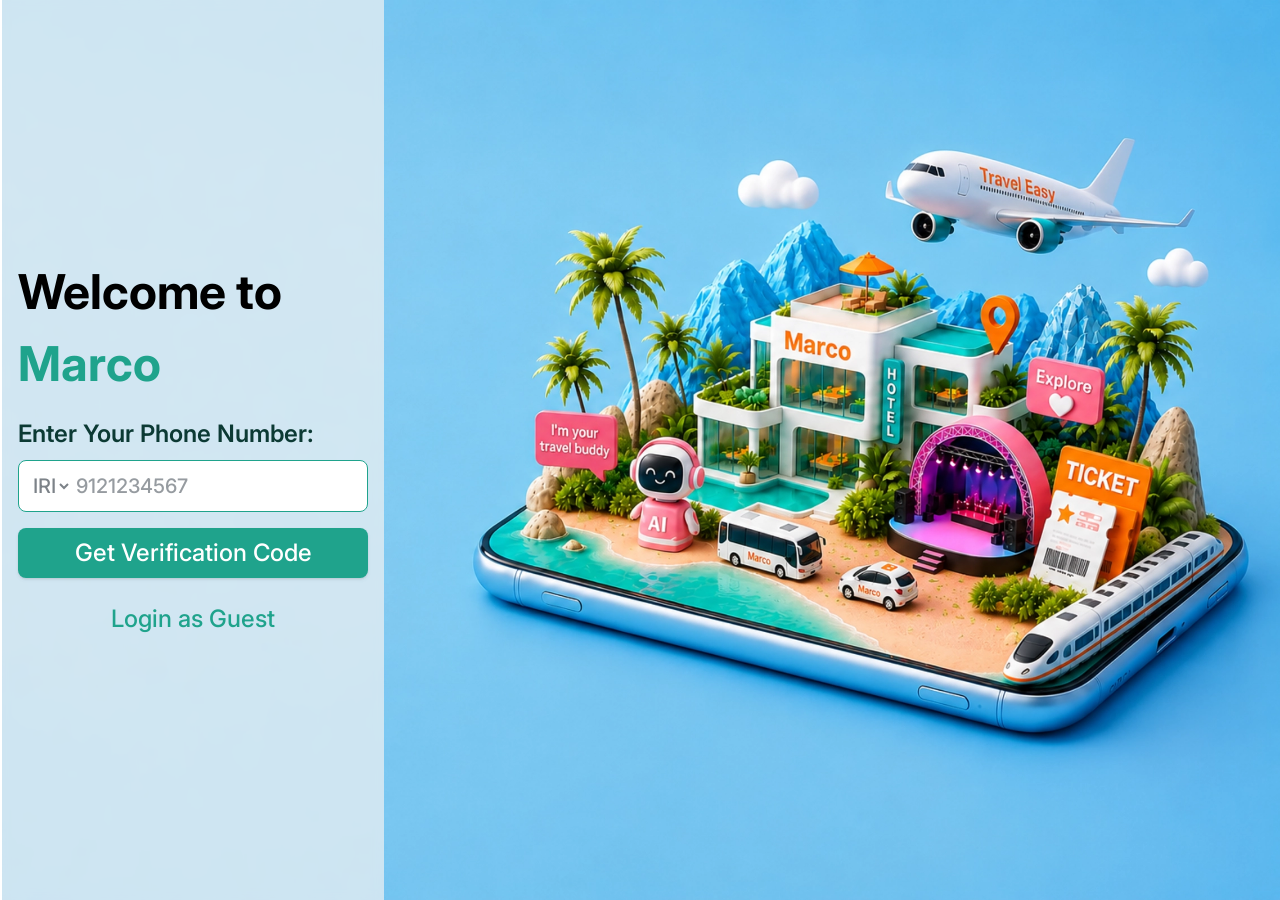
<file: index.html>
<!doctype html>
<html lang="fa" dir="ltr">
  <head>
    <meta charset="UTF-8" />
    <meta name="viewport" content="width=device-width, initial-scale=1.0" />
    <link rel="stylesheet" href="./CSS/variables.css" />
    <link rel="stylesheet" href="./CSS/base.css" />
    <link rel="stylesheet" href="./CSS/layout.css" />
    <link rel="stylesheet" href="./CSS/components.css" />
    <link rel="shortcut icon" href="./Images/crowtus.svg" type="image/x-icon" />
    <script defer src="./JS/lucide.min.js"></script>
    <script defer src="./JS/app.js"></script>
    <title>Marco</title>
  </head>
  <body>
    <main class="login">
      <img
        class="login__img"
        src="/Images/Banners/login.webp"
        alt="login image"
      />
      <form action="" class="login__form">
        <h1>Welcome to <span class="text--primary">Marco</span></h1>
        <div class="input section">
          <label class="input__label" for="phone"
            >Enter Your Phone Number:</label
          >
          <div class="input-group container">
            <select class="dropdown" name="countrycode" id="countrycode">
              <option value="" disabled selected>IRI</option>
            </select>
            <input
              class="input__field"
              type="tel"
              name="phone"
              id="phone"
              placeholder="9121234567"
              autocomplete="mobile"
            />
          </div>
        </div>
        <a class="btn btn--primary btn--fill" href="http://"
          >Get Verification Code</a
        >
        <a class="btn btn--tertiary btn--fill" href="/HTML Pages/Home.html"
          >Login as Guest</a
        >
      </form>
    </main>
  </body>
</html>
</file>
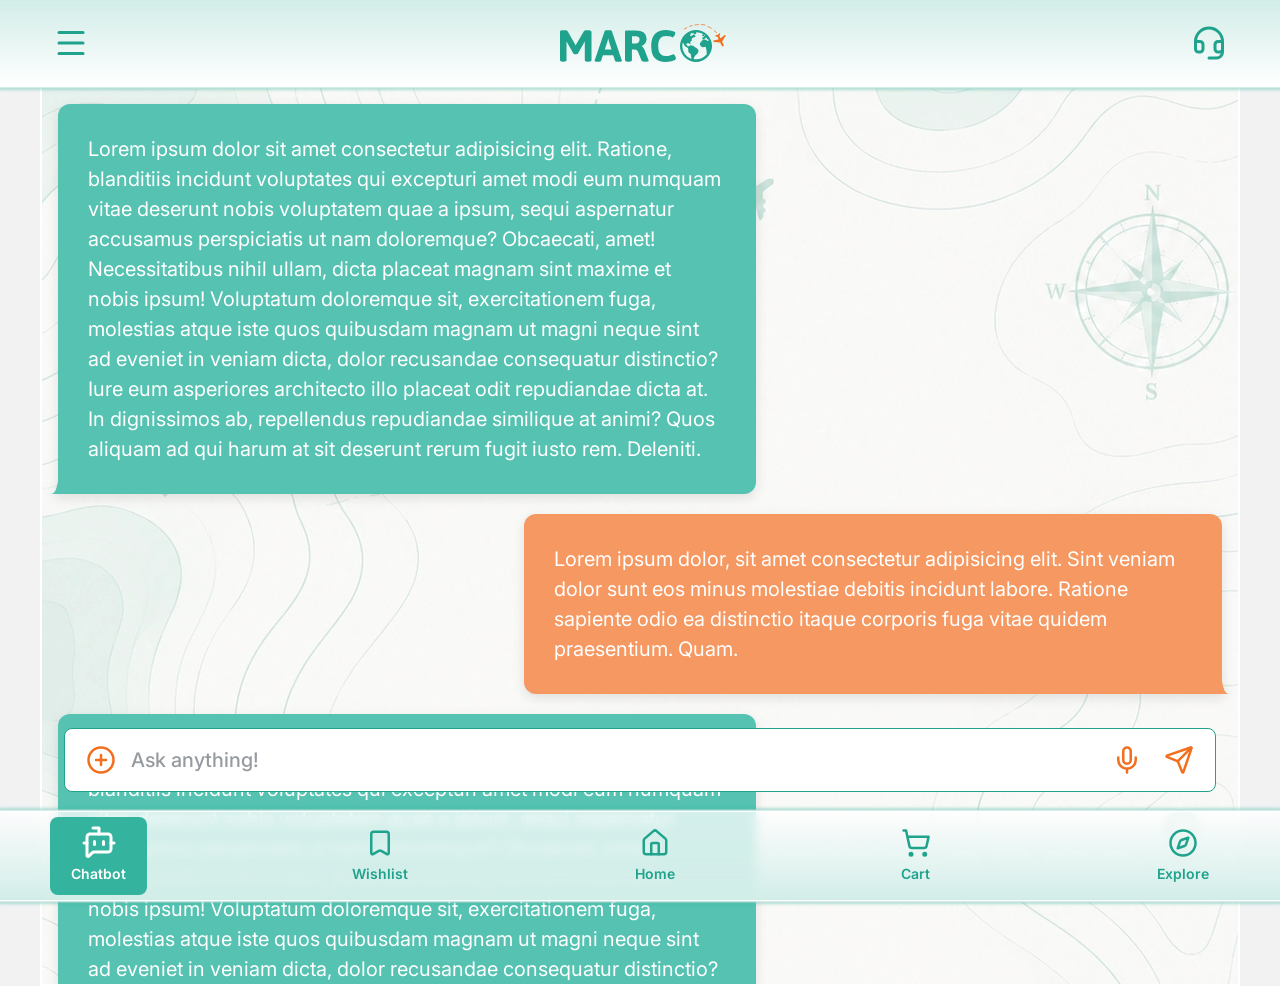
<file: HTML Pages/Chatbot.html>
<!doctype html>
<html lang="en">
  <head>
    <meta charset="UTF-8" />
    <meta http-equiv="X-UA-Compatible" content="IE=edge" />
    <meta name="viewport" content="width=device-width, initial-scale=1.0" />
    <title>Main Page</title>
    <link rel="stylesheet" href="../CSS/variables.css" />
    <link rel="stylesheet" href="../CSS/base.css" />
    <link rel="stylesheet" href="../CSS/layout.css" />
    <link rel="stylesheet" href="../CSS/components.css" />
    <link
      rel="shortcut icon"
      href="../Images/crowtus.svg"
      type="image/x-icon"
    />
    <script defer src="../JS/app.js"></script>
    <script defer src="../JS/lucide.min.js"></script>
  </head>
  <body>
    <!-- Navbar -->
    <nav class="nav section">
      <ul class="nav__items container">
        <li>
          <a
            class="btn btn--tertiary btn--nav btn--is-active"
            href="./Chatbot.html"
          >
            <span data-lucide="bot-message-square" aria-hidden="true"></span>
            <span class="text--sm">Chatbot</span>
          </a>
        </li>
        <li>
          <a class="btn btn--tertiary btn--nav" href="./Wishlist.html">
            <span data-lucide="bookmark" aria-hidden="true"></span>
            <span class="text--sm">Wishlist</span>
          </a>
        </li>
        <li>
          <a
            class="btn btn--tertiary btn--nav"
            href="./Home.html"
            aria-current="page"
          >
            <span data-lucide="home" aria-hidden="true"></span>
            <span class="text--sm">Home</span>
          </a>
        </li>
        <li>
          <a class="btn btn--tertiary btn--nav" href="./Cart.html">
            <span data-lucide="shopping-cart" aria-hidden="true"></span>
            <span class="text--sm">Cart</span>
          </a>
        </li>
        <li>
          <a class="btn btn--tertiary btn--nav" href="./Explore.html">
            <span data-lucide="compass" aria-hidden="true"></span>
            <span class="text--sm">Explore</span>
          </a>
        </li>
      </ul>
    </nav>
    <!-- Header -->
    <header class="header section">
      <section class="header__title container">
        <button class="btn btn--tertiary btn--header" aria-label="Menu">
          <span data-lucide="menu"></span>
        </button>
        <div class="logo">
          <img src="../Images/logo/logo.svg" alt="" />
        </div>
        <button
          class="btn btn--tertiary btn--header"
          aria-label="Customer Service"
        >
          <span data-lucide="headset"></span>
        </button>
      </section>
    </header>
    <main>
      <section class="chat container">
        <div class="chat__messages">
          <div class="chat__messages--left">
            Lorem ipsum dolor sit amet consectetur adipisicing elit. Ratione,
            blanditiis incidunt voluptates qui excepturi amet modi eum numquam
            vitae deserunt nobis voluptatem quae a ipsum, sequi aspernatur
            accusamus perspiciatis ut nam doloremque? Obcaecati, amet!
            Necessitatibus nihil ullam, dicta placeat magnam sint maxime et
            nobis ipsum! Voluptatum doloremque sit, exercitationem fuga,
            molestias atque iste quos quibusdam magnam ut magni neque sint ad
            eveniet in veniam dicta, dolor recusandae consequatur distinctio?
            Iure eum asperiores architecto illo placeat odit repudiandae dicta
            at. In dignissimos ab, repellendus repudiandae similique at animi?
            Quos aliquam ad qui harum at sit deserunt rerum fugit iusto rem.
            Deleniti.
          </div>
          <div class="chat__messages--right">
            Lorem ipsum dolor, sit amet consectetur adipisicing elit. Sint
            veniam dolor sunt eos minus molestiae debitis incidunt labore.
            Ratione sapiente odio ea distinctio itaque corporis fuga vitae
            quidem praesentium. Quam.
          </div>
          <div class="chat__messages--left">
            Lorem ipsum dolor sit amet consectetur adipisicing elit. Ratione,
            blanditiis incidunt voluptates qui excepturi amet modi eum numquam
            vitae deserunt nobis voluptatem quae a ipsum, sequi aspernatur
            accusamus perspiciatis ut nam doloremque? Obcaecati, amet!
            Necessitatibus nihil ullam, dicta placeat magnam sint maxime et
            nobis ipsum! Voluptatum doloremque sit, exercitationem fuga,
            molestias atque iste quos quibusdam magnam ut magni neque sint ad
            eveniet in veniam dicta, dolor recusandae consequatur distinctio?
            Iure eum asperiores architecto illo placeat odit repudiandae dicta
            at. In dignissimos ab, repellendus repudiandae similique at animi?
            Quos aliquam ad qui harum at sit deserunt rerum fugit iusto rem.
            Deleniti.
          </div>
          <div class="chat__messages--right">
            Lorem ipsum dolor, sit amet consectetur adipisicing elit. Sint
            veniam dolor sunt eos minus molestiae debitis incidunt labore.
            Ratione sapiente odio ea distinctio itaque corporis fuga vitae
            quidem praesentium. Quam.
          </div>
          <div class="chat__messages--left">
            Lorem ipsum dolor sit amet consectetur adipisicing elit. Ratione,
            blanditiis incidunt voluptates qui excepturi amet modi eum numquam
            vitae deserunt nobis voluptatem quae a ipsum, sequi aspernatur
            accusamus perspiciatis ut nam doloremque? Obcaecati, amet!
            Necessitatibus nihil ullam, dicta placeat magnam sint maxime et
            nobis ipsum! Voluptatum doloremque sit, exercitationem fuga,
            molestias atque iste quos quibusdam magnam ut magni neque sint ad
            eveniet in veniam dicta, dolor recusandae consequatur distinctio?
            Iure eum asperiores architecto illo placeat odit repudiandae dicta
            at. In dignissimos ab, repellendus repudiandae similique at animi?
            Quos aliquam ad qui harum at sit deserunt rerum fugit iusto rem.
            Deleniti.
          </div>
          <div class="chat__messages--right">
            Lorem ipsum dolor, sit amet consectetur adipisicing elit. Sint
            veniam dolor sunt eos minus molestiae debitis incidunt labore.
            Ratione sapiente odio ea distinctio itaque corporis fuga vitae
            quidem praesentium. Quam.
          </div>
          <div class="chat__messages--left">
            Lorem ipsum dolor sit amet consectetur adipisicing elit. Ratione,
            blanditiis incidunt voluptates qui excepturi amet modi eum numquam
            vitae deserunt nobis voluptatem quae a ipsum, sequi aspernatur
            accusamus perspiciatis ut nam doloremque? Obcaecati, amet!
            Necessitatibus nihil ullam, dicta placeat magnam sint maxime et
            nobis ipsum! Voluptatum doloremque sit, exercitationem fuga,
            molestias atque iste quos quibusdam magnam ut magni neque sint ad
            eveniet in veniam dicta, dolor recusandae consequatur distinctio?
            Iure eum asperiores architecto illo placeat odit repudiandae dicta
            at. In dignissimos ab, repellendus repudiandae similique at animi?
            Quos aliquam ad qui harum at sit deserunt rerum fugit iusto rem.
            Deleniti.
          </div>
          <div class="chat__messages--right">
            Lorem ipsum dolor, sit amet consectetur adipisicing elit. Sint
            veniam dolor sunt eos minus molestiae debitis incidunt labore.
            Ratione sapiente odio ea distinctio itaque corporis fuga vitae
            quidem praesentium. Quam.
          </div>
          <div class="chat__messages--user"></div>
        </div>
        <div
          class="input-group input-group--chat container"
          action="/text"
          method="get"
          role="text"
        >
          <button class="btn btn--tertiary btn--header">
            <span
              class="text--secondary"
              data-lucide="circle-plus"
              aria-hidden="true"
            ></span>
          </button>
          <input
            class="input__field"
            type="text"
            name="text-field"
            id="text-field"
            placeholder="Ask anything!"
            autocomplete="off"
          />
          <button class="btn btn--tertiary btn--header">
            <span
              class="text--secondary"
              data-lucide="mic"
              aria-hidden="true"
            ></span>
          </button>
          <button class="btn btn--tertiary btn--header">
            <span
              class="text--secondary"
              data-lucide="send"
              aria-hidden="true"
            ></span>
          </button>
        </div>
      </section>
    </main>
  </body>
</html>
</file>
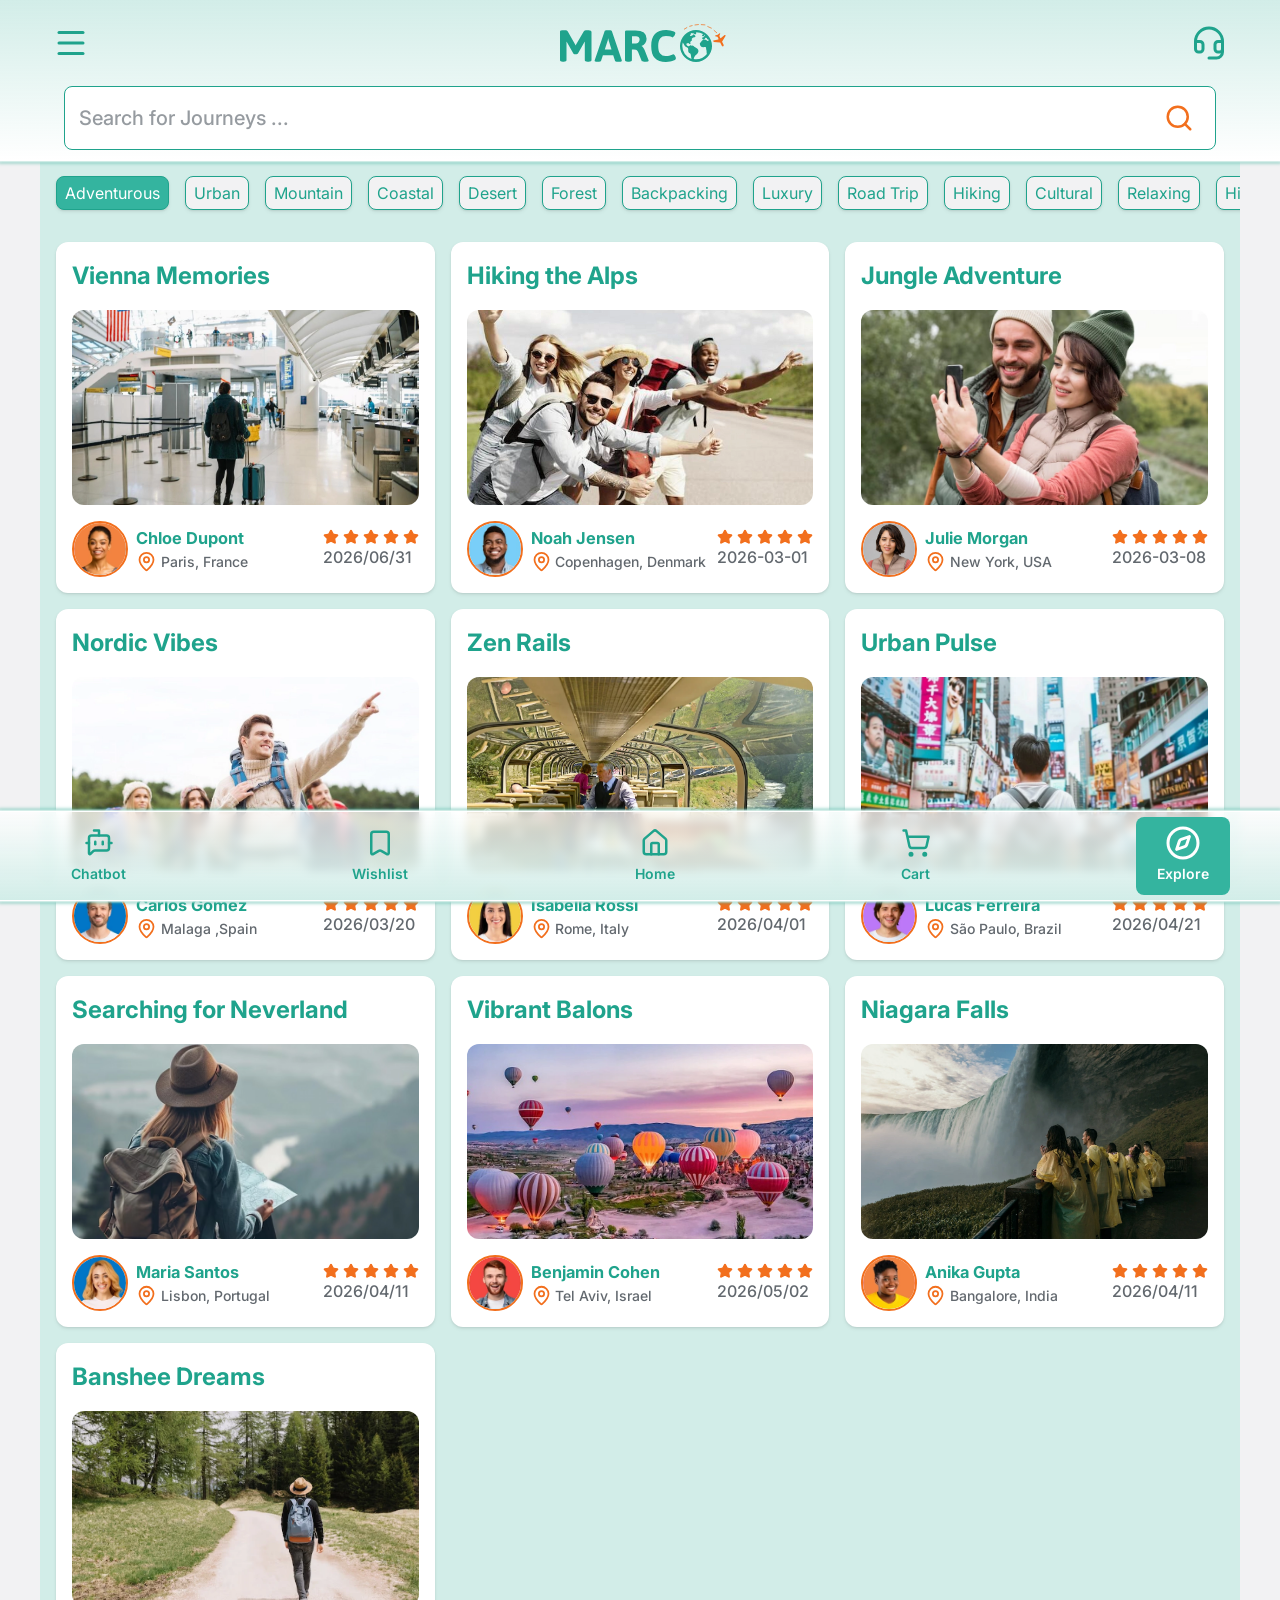
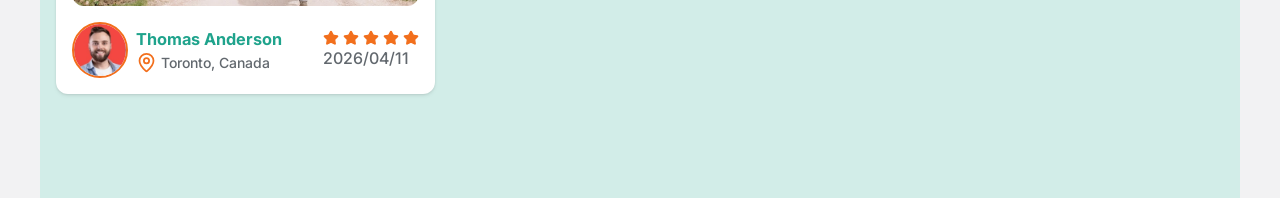
<file: HTML Pages/Explore.html>
<!doctype html>
<html lang="en">
  <head>
    <meta charset="UTF-8" />
    <meta http-equiv="X-UA-Compatible" content="IE=edge" />
    <meta name="viewport" content="width=device-width, initial-scale=1.0" />
    <title>Main Page</title>
    <link rel="stylesheet" href="../CSS/variables.css" />
    <link rel="stylesheet" href="../CSS/base.css" />
    <link rel="stylesheet" href="../CSS/layout.css" />
    <link rel="stylesheet" href="../CSS/components.css" />
    <link
      rel="shortcut icon"
      href="../Images/crowtus.svg"
      type="image/x-icon"
    />
    <script defer src="../JS/app.js"></script>
    <script defer src="../JS/lucide.min.js"></script>
  </head>
  <body>
    <!-- Navbar -->
    <nav class="nav section">
      <ul class="nav__items container">
        <li>
          <a class="btn btn--tertiary btn--nav" href="./Chatbot.html">
            <span data-lucide="bot-message-square" aria-hidden="true"></span>
            <span class="text--sm">Chatbot</span>
          </a>
        </li>
        <li>
          <a class="btn btn--tertiary btn--nav" href="./Wishlist.html">
            <span data-lucide="bookmark" aria-hidden="true"></span>
            <span class="text--sm">Wishlist</span>
          </a>
        </li>
        <li>
          <a
            class="btn btn--tertiary btn--nav"
            href="./Home.html"
            aria-current="page"
          >
            <span data-lucide="home" aria-hidden="true"></span>
            <span class="text--sm">Home</span>
          </a>
        </li>
        <li>
          <a class="btn btn--tertiary btn--nav" href="./Cart.html">
            <span data-lucide="shopping-cart" aria-hidden="true"></span>
            <span class="text--sm">Cart</span>
          </a>
        </li>
        <li>
          <a
            class="btn btn--tertiary btn--nav btn--is-active"
            href="./Explore.html"
          >
            <span data-lucide="compass" aria-hidden="true"></span>
            <span class="text--sm">Explore</span>
          </a>
        </li>
      </ul>
    </nav>
    <!-- Header -->
    <header class="header section">
      <section class="header__title container">
        <button class="btn btn--tertiary btn--header" aria-label="Menu">
          <span data-lucide="menu"></span>
        </button>
        <div class="logo">
          <img src="../Images/logo/logo.svg" alt="" />
        </div>
        <button
          class="btn btn--tertiary btn--header"
          aria-label="Customer Service"
        >
          <span data-lucide="headset"></span>
        </button>
      </section>
      <!-- Search Box -->
      <div
        class="input-group container"
        action="/search"
        method="get"
        role="search"
      >
        <input
          class="input__field"
          type="search"
          name="search-field"
          id="search-field"
          placeholder="Search for Journeys ..."
          autocomplete="off"
        />
        <button class="btn btn--tertiary btn--header">
          <span
            class="text--secondary"
            data-lucide="search"
            aria-hidden="true"
          ></span>
        </button>
      </div>
    </header>
    <main>
      <!-- explore -->
      <section class="explore container">
        <div class="chips__container container">
          <button class="btn btn--secondary btn--chip" aria-pressed="true">
            Adventurous
          </button>
          <button class="btn btn--secondary btn--chip">Urban</button>
          <button class="btn btn--secondary btn--chip">Mountain</button>
          <button class="btn btn--secondary btn--chip">Coastal</button>
          <button class="btn btn--secondary btn--chip">Desert</button>
          <button class="btn btn--secondary btn--chip">Forest</button>
          <button class="btn btn--secondary btn--chip">Backpacking</button>
          <button class="btn btn--secondary btn--chip">Luxury</button>
          <button class="btn btn--secondary btn--chip">Road Trip</button>
          <button class="btn btn--secondary btn--chip">Hiking</button>
          <button class="btn btn--secondary btn--chip">Cultural</button>
          <button class="btn btn--secondary btn--chip">Relaxing</button>
          <button class="btn btn--secondary btn--chip">Hidden Gem</button>
        </div>
        <ul class="explore__list container">
          <li class="card">
            <div class="card__header">
              <h2 class="text--primary">Vienna Memories</h2>
            </div>
            <div class="card__content">
              <a href="">
                <img
                  class="card__img"
                  src="/Images/Expore/Post 1.webp"
                  alt="post image"
                />
              </a>
            </div>
            <div class="card__footer">
              <div class="persona">
                <img
                  class="persona__img"
                  src="/Images/Persona/persona_07.webp"
                  alt=""
                />
                <div class="persona__details">
                  <div class="persona__name">
                    <h3 class="text--primary">Chloe Dupont</h3>
                  </div>
                  <div class="persona__location">
                    <span class="text--secondary" data-lucide="map-pin"></span>
                    Paris, France
                  </div>
                </div>
              </div>
              <div class="card__details">
                <div class="card__rating">
                  <span class="svg--fill" data-lucide="star"></span>
                  <span class="svg--fill" data-lucide="star"></span>
                  <span class="svg--fill" data-lucide="star"></span>
                  <span class="svg--fill" data-lucide="star"></span>
                  <span class="svg--fill" data-lucide="star"></span>
                </div>
                <div class="card__date">2026/06/31</div>
              </div>
            </div>
          </li>
          <li class="card">
            <div class="card__header">
              <h2 class="text--primary">Hiking the Alps</h2>
            </div>
            <div class="card__content">
              <a href="">
                <img
                  class="card__img"
                  src="/Images/Expore/Post 2.webp"
                  alt="post image"
                />
              </a>
            </div>
            <div class="card__footer">
              <div class="persona">
                <img
                  class="persona__img"
                  src="/Images/Persona/persona_08.webp"
                  alt=""
                />
                <div class="persona__details">
                  <div class="persona__name">
                    <h3 class="text--primary">Noah Jensen</h3>
                  </div>
                  <div class="persona__location">
                    <span class="text--secondary" data-lucide="map-pin"></span>
                    Copenhagen, Denmark
                  </div>
                </div>
              </div>
              <div class="card__details">
                <div class="card__rating">
                  <span class="svg--fill" data-lucide="star"></span>
                  <span class="svg--fill" data-lucide="star"></span>
                  <span class="svg--fill" data-lucide="star"></span>
                  <span class="svg--fill" data-lucide="star"></span>
                  <span class="svg--fill" data-lucide="star"></span>
                </div>
                <div class="card__date">2026-03-01</div>
              </div>
            </div>
          </li>
          <li class="card">
            <div class="card__header">
              <h2 class="text--primary">Jungle Adventure</h2>
            </div>
            <div class="card__content">
              <a href="">
                <img
                  class="card__img"
                  src="/Images/Expore/Post 3.webp"
                  alt="post image"
                />
              </a>
            </div>
            <div class="card__footer">
              <div class="persona">
                <img
                  class="persona__img"
                  src="/Images/Persona/persona_09 (2).webp"
                  alt=""
                />
                <div class="persona__details">
                  <div class="persona__name">
                    <h3 class="text--primary">Julie Morgan</h3>
                  </div>
                  <div class="persona__location">
                    <span class="text--secondary" data-lucide="map-pin"></span>
                    New York, USA
                  </div>
                </div>
              </div>
              <div class="card__details">
                <div class="card__rating">
                  <span class="svg--fill" data-lucide="star"></span>
                  <span class="svg--fill" data-lucide="star"></span>
                  <span class="svg--fill" data-lucide="star"></span>
                  <span class="svg--fill" data-lucide="star"></span>
                  <span class="svg--fill" data-lucide="star"></span>
                </div>
                <div class="card__date">2026-03-08</div>
              </div>
            </div>
          </li>
          <li class="card">
            <div class="card__header">
              <h2 class="text--primary">Nordic Vibes</h2>
            </div>
            <div class="card__content">
              <a href="">
                <img
                  class="card__img"
                  src="/Images/Expore/Post 4.webp"
                  alt="post image"
                />
              </a>
            </div>
            <div class="card__footer">
              <div class="persona">
                <img
                  class="persona__img"
                  src="/Images/Persona/persona_16.webp"
                  alt=""
                />
                <div class="persona__details">
                  <div class="persona__name">
                    <h3 class="text--primary">Carlos Gomez</h3>
                  </div>
                  <div class="persona__location">
                    <span class="text--secondary" data-lucide="map-pin"></span>
                    Malaga ,Spain
                  </div>
                </div>
              </div>
              <div class="card__details">
                <div class="card__rating">
                  <span class="svg--fill" data-lucide="star"></span>
                  <span class="svg--fill" data-lucide="star"></span>
                  <span class="svg--fill" data-lucide="star"></span>
                  <span class="svg--fill" data-lucide="star"></span>
                  <span class="svg--fill" data-lucide="star"></span>
                </div>
                <div class="card__date">2026/03/20</div>
              </div>
            </div>
          </li>
          <li class="card">
            <div class="card__header">
              <h2 class="text--primary">Zen Rails</h2>
            </div>
            <div class="card__content">
              <a href="">
                <img
                  class="card__img"
                  src="/Images/Expore/Post 5.webp"
                  alt="post image"
                />
              </a>
            </div>
            <div class="card__footer">
              <div class="persona">
                <img
                  class="persona__img"
                  src="/Images/Persona/persona_11.webp"
                  alt=""
                />
                <div class="persona__details">
                  <div class="persona__name">
                    <h3 class="text--primary">Isabella Rossi</h3>
                  </div>
                  <div class="persona__location">
                    <span class="text--secondary" data-lucide="map-pin"></span>
                    Rome, Italy
                  </div>
                </div>
              </div>
              <div class="card__details">
                <div class="card__rating">
                  <span class="svg--fill" data-lucide="star"></span>
                  <span class="svg--fill" data-lucide="star"></span>
                  <span class="svg--fill" data-lucide="star"></span>
                  <span class="svg--fill" data-lucide="star"></span>
                  <span class="svg--fill" data-lucide="star"></span>
                </div>
                <div class="card__date">2026/04/01</div>
              </div>
            </div>
          </li>
          <li class="card">
            <div class="card__header">
              <h2 class="text--primary">Urban Pulse</h2>
            </div>
            <div class="card__content">
              <a href="">
                <img
                  class="card__img"
                  src="/Images/Expore/Post 10.webp"
                  alt="post image"
                />
              </a>
            </div>
            <div class="card__footer">
              <div class="persona">
                <img
                  class="persona__img"
                  src="/Images/Persona/persona_12.webp"
                  alt=""
                />
                <div class="persona__details">
                  <div class="persona__name">
                    <h3 class="text--primary">Lucas Ferreira</h3>
                  </div>
                  <div class="persona__location">
                    <span class="text--secondary" data-lucide="map-pin"></span>
                    São Paulo, Brazil
                  </div>
                </div>
              </div>
              <div class="card__details">
                <div class="card__rating">
                  <span class="svg--fill" data-lucide="star"></span>
                  <span class="svg--fill" data-lucide="star"></span>
                  <span class="svg--fill" data-lucide="star"></span>
                  <span class="svg--fill" data-lucide="star"></span>
                  <span class="svg--fill" data-lucide="star"></span>
                </div>
                <div class="card__date">2026/04/21</div>
              </div>
            </div>
          </li>
          <li class="card">
            <div class="card__header">
              <h2 class="text--primary">Searching for Neverland</h2>
            </div>
            <div class="card__content">
              <a href="">
                <img
                  class="card__img"
                  src="/Images/Expore/Post 7.webp"
                  alt="post image"
                />
              </a>
            </div>
            <div class="card__footer">
              <div class="persona">
                <img
                  class="persona__img"
                  src="/Images/Persona/persona_23.webp"
                  alt=""
                />
                <div class="persona__details">
                  <div class="persona__name">
                    <h3 class="text--primary">Maria Santos</h3>
                  </div>
                  <div class="persona__location">
                    <span class="text--secondary" data-lucide="map-pin"></span>
                    Lisbon, Portugal
                  </div>
                </div>
              </div>
              <div class="card__details">
                <div class="card__rating">
                  <span class="svg--fill" data-lucide="star"></span>
                  <span class="svg--fill" data-lucide="star"></span>
                  <span class="svg--fill" data-lucide="star"></span>
                  <span class="svg--fill" data-lucide="star"></span>
                  <span class="svg--fill" data-lucide="star"></span>
                </div>
                <div class="card__date">2026/04/11</div>
              </div>
            </div>
          </li>
          <li class="card">
            <div class="card__header">
              <h2 class="text--primary">Vibrant Balons</h2>
            </div>
            <div class="card__content">
              <a href="">
                <img
                  class="card__img"
                  src="/Images/Expore/Post 8.webp"
                  alt="post image"
                />
              </a>
            </div>
            <div class="card__footer">
              <div class="persona">
                <img
                  class="persona__img"
                  src="/Images/Persona/persona_14.webp"
                  alt=""
                />
                <div class="persona__details">
                  <div class="persona__name">
                    <h3 class="text--primary">Benjamin Cohen</h3>
                  </div>
                  <div class="persona__location">
                    <span class="text--secondary" data-lucide="map-pin"></span>
                    Tel Aviv, Israel
                  </div>
                </div>
              </div>
              <div class="card__details">
                <div class="card__rating">
                  <span class="svg--fill" data-lucide="star"></span>
                  <span class="svg--fill" data-lucide="star"></span>
                  <span class="svg--fill" data-lucide="star"></span>
                  <span class="svg--fill" data-lucide="star"></span>
                  <span class="svg--fill" data-lucide="star"></span>
                </div>
                <div class="card__date">2026/05/02</div>
              </div>
            </div>
          </li>
          <li class="card">
            <div class="card__header">
              <h2 class="text--primary">Niagara Falls</h2>
            </div>
            <div class="card__content">
              <a href="">
                <img
                  class="card__img"
                  src="/Images/Expore/Post 9.webp"
                  alt="post image"
                />
              </a>
            </div>
            <div class="card__footer">
              <div class="persona">
                <img
                  class="persona__img"
                  src="/Images/Persona/persona_13.webp"
                  alt=""
                />
                <div class="persona__details">
                  <div class="persona__name">
                    <h3 class="text--primary">Anika Gupta</h3>
                  </div>
                  <div class="persona__location">
                    <span class="text--secondary" data-lucide="map-pin"></span>
                    Bangalore, India
                  </div>
                </div>
              </div>
              <div class="card__details">
                <div class="card__rating">
                  <span class="svg--fill" data-lucide="star"></span>
                  <span class="svg--fill" data-lucide="star"></span>
                  <span class="svg--fill" data-lucide="star"></span>
                  <span class="svg--fill" data-lucide="star"></span>
                  <span class="svg--fill" data-lucide="star"></span>
                </div>
                <div class="card__date">2026/04/11</div>
              </div>
            </div>
          </li>
          <li class="card">
            <div class="card__header">
              <h2 class="text--primary">Banshee Dreams</h2>
            </div>
            <div class="card__content">
              <a href="">
                <img
                  class="card__img"
                  src="/Images/Expore/Post 6.webp"
                  alt="post image"
                />
              </a>
            </div>
            <div class="card__footer">
              <div class="persona">
                <img
                  class="persona__img"
                  src="/Images/Persona/persona_20.webp"
                  alt=""
                />
                <div class="persona__details">
                  <div class="persona__name">
                    <h3 class="text--primary">Thomas Anderson</h3>
                  </div>
                  <div class="persona__location">
                    <span class="text--secondary" data-lucide="map-pin"></span>
                    Toronto, Canada
                  </div>
                </div>
              </div>
              <div class="card__details">
                <div class="card__rating">
                  <span class="svg--fill" data-lucide="star"></span>
                  <span class="svg--fill" data-lucide="star"></span>
                  <span class="svg--fill" data-lucide="star"></span>
                  <span class="svg--fill" data-lucide="star"></span>
                  <span class="svg--fill" data-lucide="star"></span>
                </div>
                <div class="card__date">2026/04/11</div>
              </div>
            </div>
          </li>
        </ul>
      </section>
    </main>
  </body>
</html>
</file>
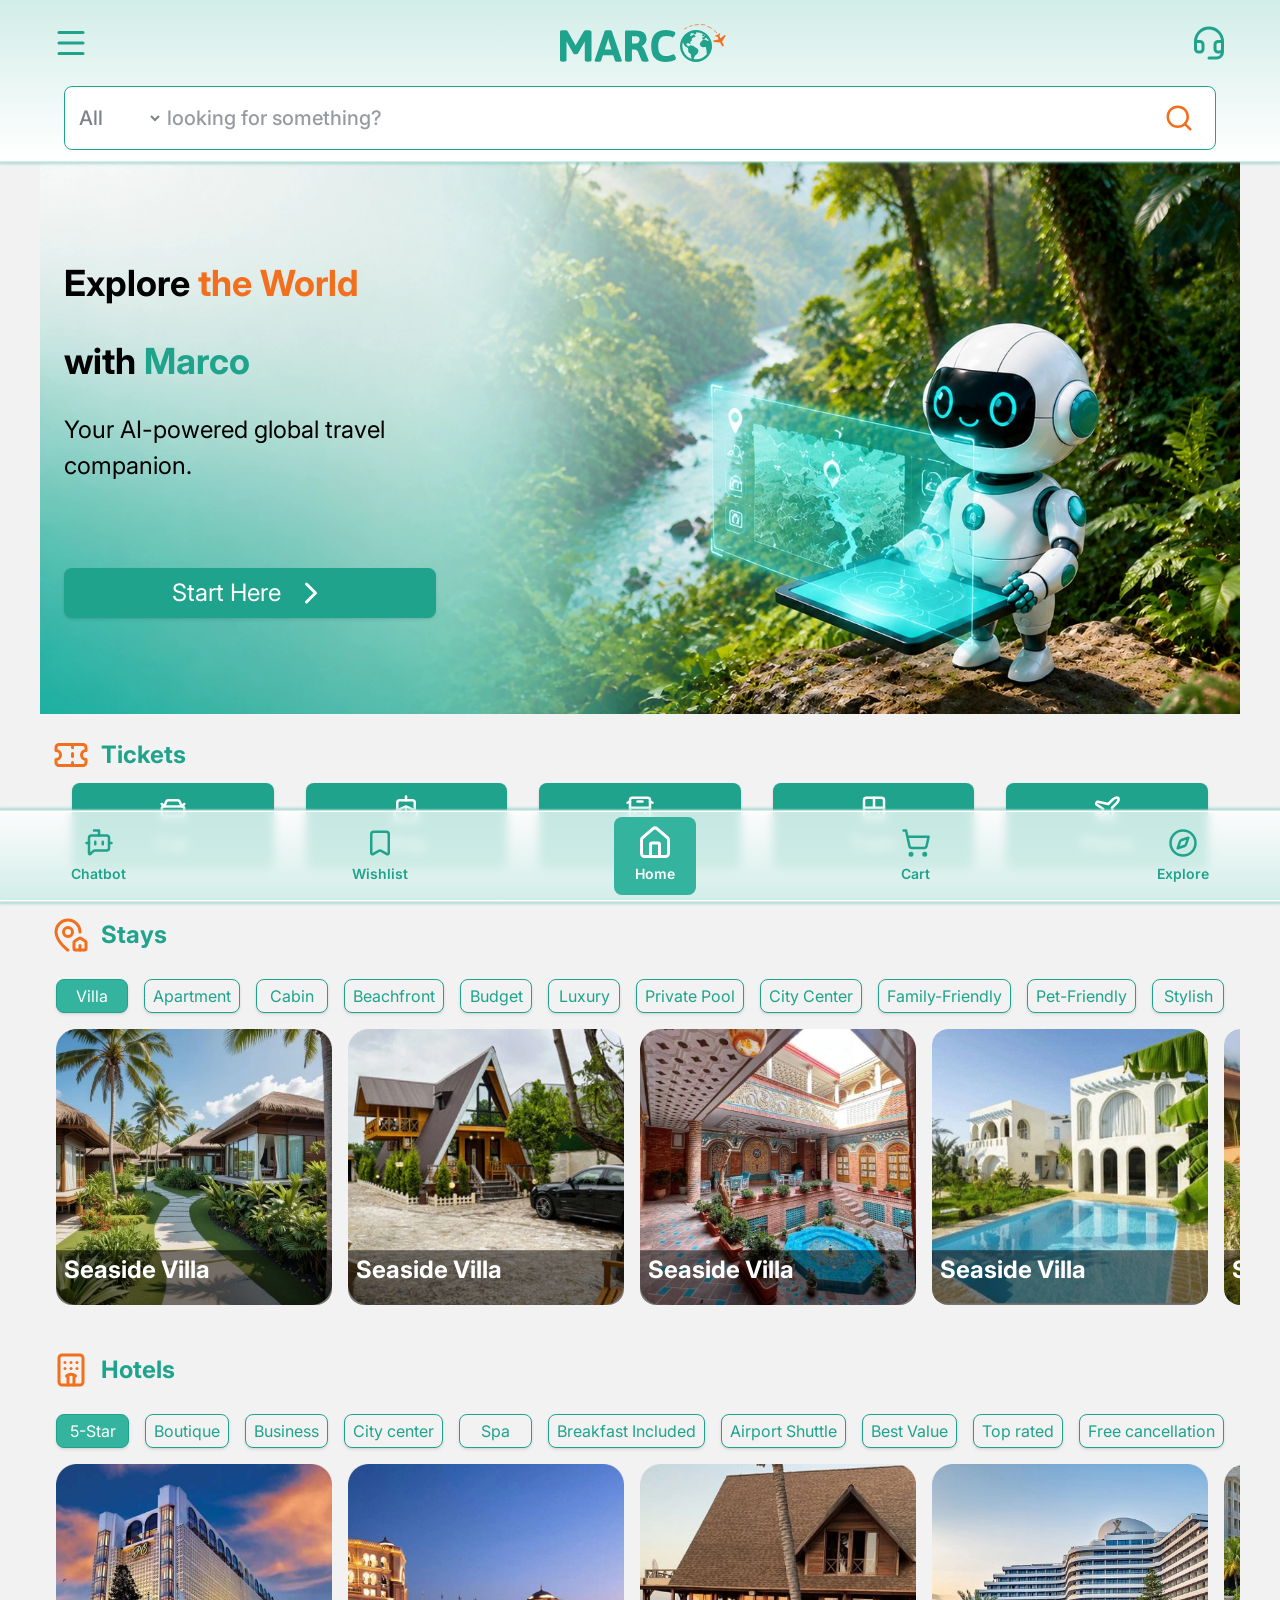
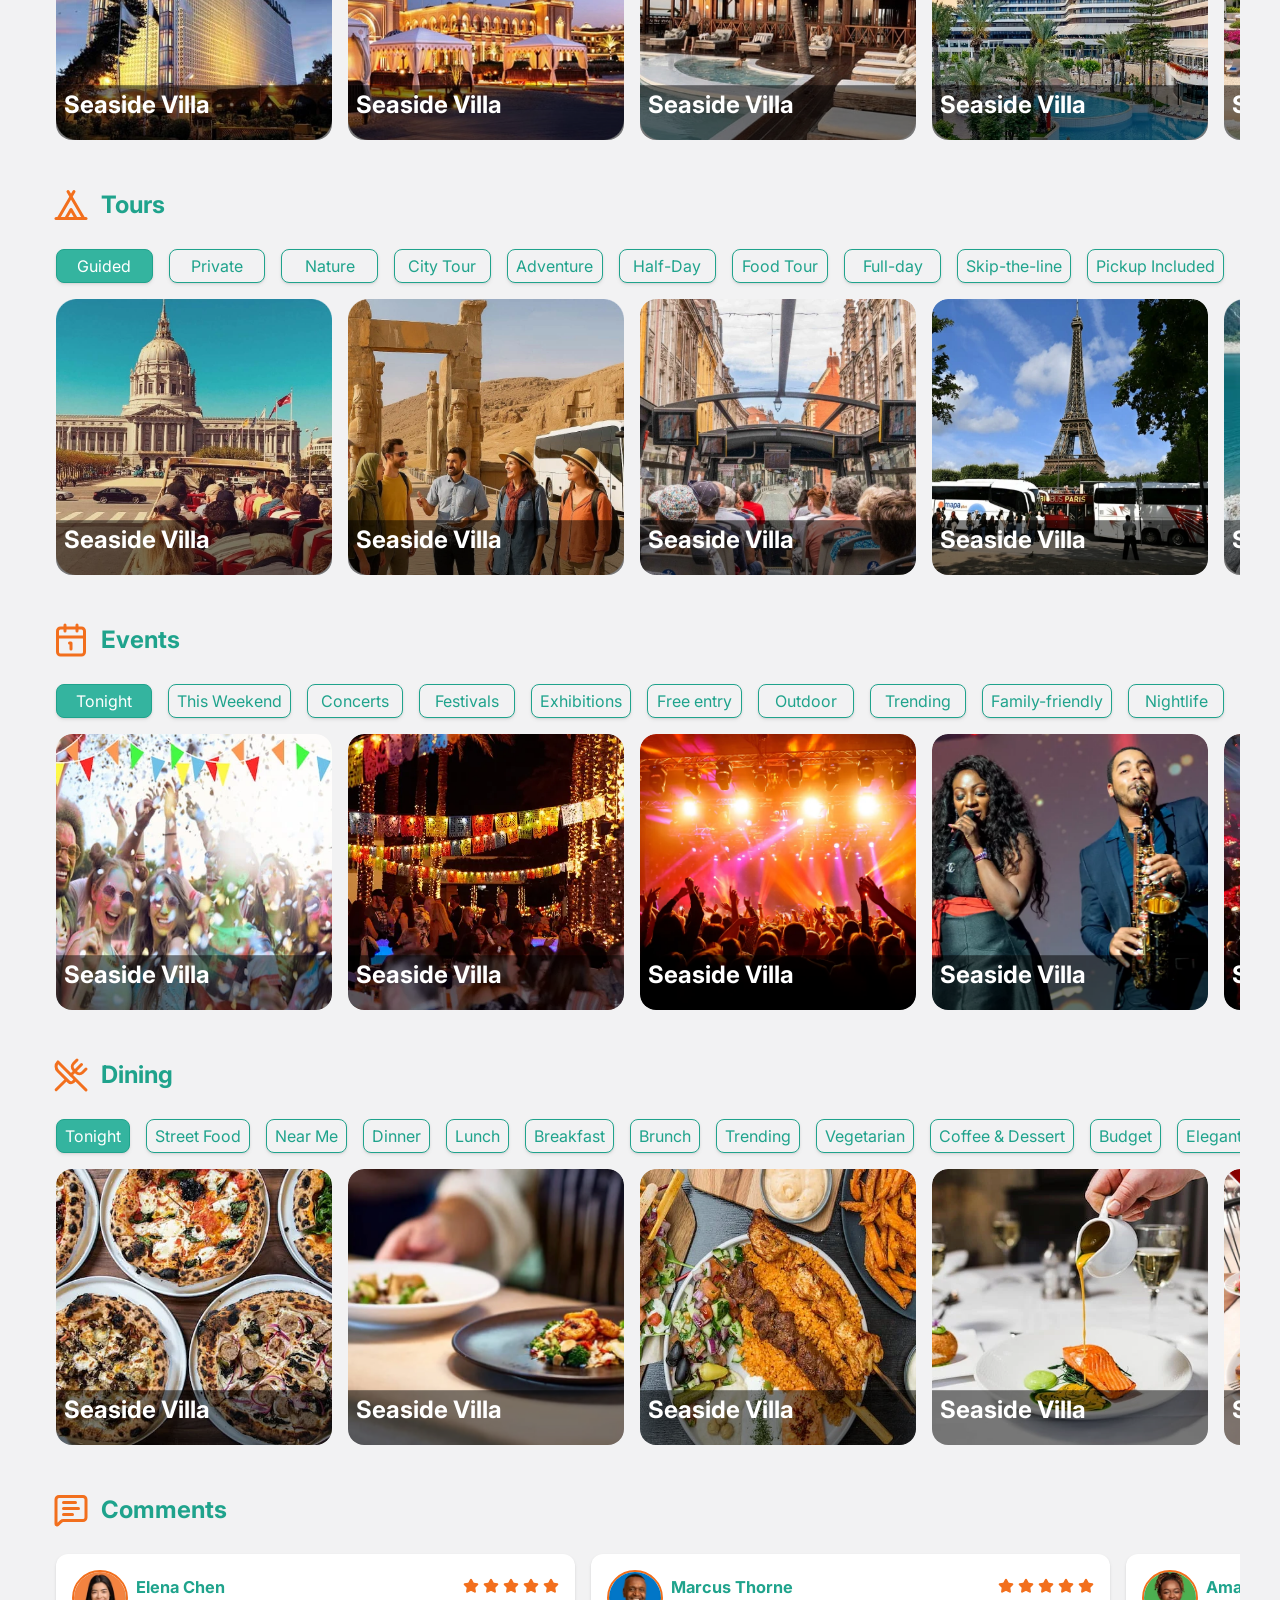
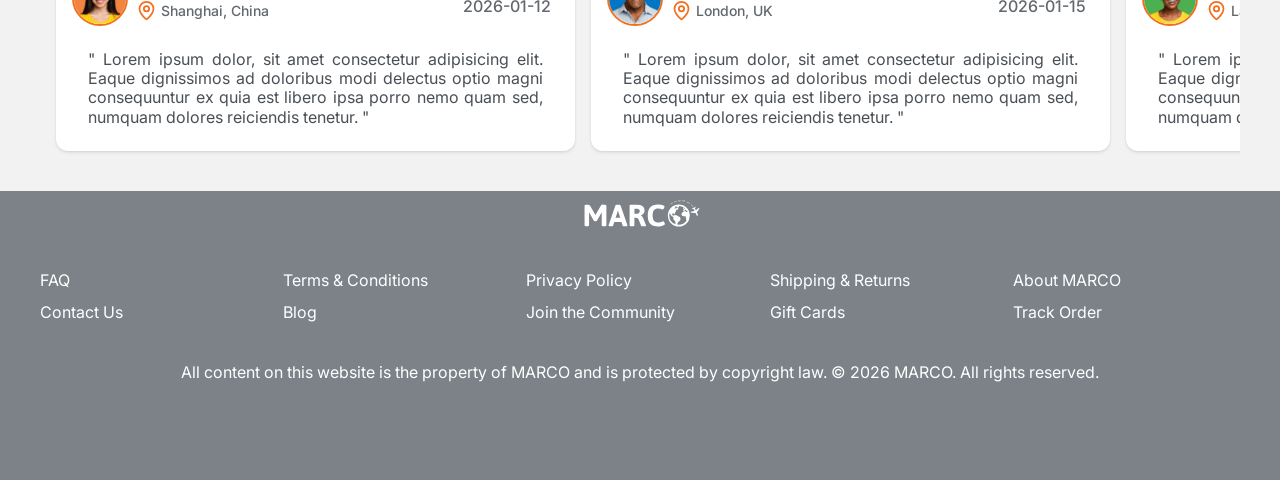
<file: HTML Pages/Home.html>
<!doctype html>
<html lang="en">
  <head>
    <meta charset="UTF-8" />
    <meta http-equiv="X-UA-Compatible" content="IE=edge" />
    <meta name="viewport" content="width=device-width, initial-scale=1.0" />
    <title>Main Page</title>
    <link rel="stylesheet" href="../CSS/variables.css" />
    <link rel="stylesheet" href="../CSS/base.css" />
    <link rel="stylesheet" href="../CSS/layout.css" />
    <link rel="stylesheet" href="../CSS/components.css" />
    <link
      rel="shortcut icon"
      href="../Images/crowtus.svg"
      type="image/x-icon"
    />
    <script defer src="../JS/app.js"></script>
    <script defer src="../JS/lucide.min.js"></script>
  </head>
  <body>
    <!-- Navbar -->
    <nav class="nav section">
      <ul class="nav__items container">
        <li>
          <a class="btn btn--tertiary btn--nav" href="./Chatbot.html">
            <span data-lucide="bot-message-square" aria-hidden="true"></span>
            <span class="text--sm">Chatbot</span>
          </a>
        </li>
        <li>
          <a class="btn btn--tertiary btn--nav" href="./Wishlist.html">
            <span data-lucide="bookmark" aria-hidden="true"></span>
            <span class="text--sm">Wishlist</span>
          </a>
        </li>
        <li>
          <a
            class="btn btn--tertiary btn--nav btn--is-active"
            href="./Home.html"
            aria-current="page"
          >
            <span data-lucide="home" aria-hidden="true"></span>
            <span class="text--sm">Home</span>
          </a>
        </li>
        <li>
          <a class="btn btn--tertiary btn--nav" href="./Cart.html">
            <span data-lucide="shopping-cart" aria-hidden="true"></span>
            <span class="text--sm">Cart</span>
          </a>
        </li>
        <li>
          <a class="btn btn--tertiary btn--nav" href="./Explore.html">
            <span data-lucide="compass" aria-hidden="true"></span>
            <span class="text--sm">Explore</span>
          </a>
        </li>
      </ul>
    </nav>
    <!-- Header -->
    <header class="header section">
      <section class="header__title container">
        <button class="btn btn--tertiary btn--header" aria-label="Menu">
          <span data-lucide="menu"></span>
        </button>
        <div class="logo">
          <img src="../Images/logo/logo.svg" alt="" />
        </div>
        <button
          class="btn btn--tertiary btn--header"
          aria-label="Customer Service"
        >
          <span data-lucide="headset"></span>
        </button>
      </section>
      <!-- Search Box -->
      <div
        class="input-group container"
        action="/search"
        method="get"
        role="search"
      >
        <select class="dropdown" name="category" id="category">
          <option value="all" selected>All</option>
          <option value="">Tickets</option>
          <option value="">Stays</option>
          <option value="">Hotels</option>
          <option value="">Tours</option>
          <option value="">Events</option>
          <option value="">Dining</option>
          <option value="">Posts</option>
        </select>
        <input
          class="input__field"
          type="search"
          name="search-field"
          id="search-field"
          placeholder="looking for something?"
          autocomplete="off"
        />
        <button class="btn btn--tertiary btn--header">
          <span
            class="text--secondary"
            data-lucide="search"
            aria-hidden="true"
          ></span>
        </button>
      </div>
    </header>
    <!-- Main -->
    <main>
      <!-- Banners -->
      <section class="hero section">
        <div class="container">
          <ul class="hero__list">
            <li class="hero__content">
              <img
                class="hero__bg"
                src="/Images/Banners/banner1.webp"
                alt="Marco Banner 1"
              />
              <article class="hero__article">
                <h2>Explore <span class="text--secondary">the World</span></h2>
                <h2>with <span class="text--primary">Marco</span></h2>
                <p>Your AI-powered global travel companion.</p>
                <br />
                <a class="btn btn--primary" href="/HTML Pages/Explore.html">
                  Start Here
                  <span data-lucide="chevron-right"></span>
                </a>
              </article>
            </li>
            <li class="hero__content">
              <img
                class="hero__bg"
                src="/Images/Banners/banner2.webp"
                alt="Marco Banner 2"
              />
              <article class="hero__article">
                <h2>Perfect<span class="text--secondary"> Trip</span></h2>
                <h2>Planned in<span class="text--primary"> Seconds</span></h2>
                <p>Plan your desired trip style with Marco planner.</p>
                <br />
                <a class="btn btn--primary" href="/HTML Pages/Explore.html">
                  Start Here
                  <span data-lucide="chevron-right"></span>
                </a>
              </article>
            </li>
          </ul>
        </div>
      </section>
      <!-- Tickets -->
      <section class="section__title container">
        <h2>
          <a class="btn btn--tertiary" href="">
            <span class="text--secondary" data-lucide="ticket"></span>
            Tickets
          </a>
        </h2>
      </section>
      <section class="main__ticket container">
        <button class="btn btn--primary btn--nav btn--ticket" aria-label="Menu">
          <span data-lucide="car-front"></span>
          <span>Car</span>
        </button>
        <button class="btn btn--primary btn--nav btn--ticket" aria-label="Menu">
          <span data-lucide="ship"></span>
          <span>Ship</span>
        </button>
        <button class="btn btn--primary btn--nav btn--ticket" aria-label="Menu">
          <span data-lucide="bus-front"></span>
          <span>Bus</span>
        </button>
        <button class="btn btn--primary btn--nav btn--ticket" aria-label="Menu">
          <span data-lucide="Train"></span>
          <span>Train</span>
        </button>
        <button class="btn btn--primary btn--nav btn--ticket" aria-label="Menu">
          <span data-lucide="Plane"></span>
          <span>Plane</span>
        </button>
      </section>
      <br />
      <!-- Stays Section-->
      <section class="section__title container">
        <h2>
          <a class="btn btn--tertiary" href="">
            <span class="text--secondary" data-lucide="map-pin-house"></span>
            Stays
          </a>
        </h2>
      </section>
      <div class="chips__container container">
        <button class="btn btn--secondary btn--chip" aria-pressed="true">
          Villa
        </button>
        <button class="btn btn--secondary btn--chip">Apartment</button>
        <button class="btn btn--secondary btn--chip">Cabin</button>
        <button class="btn btn--secondary btn--chip">Beachfront</button>
        <button class="btn btn--secondary btn--chip">Budget</button>
        <button class="btn btn--secondary btn--chip">Luxury</button>
        <button class="btn btn--secondary btn--chip">Private Pool</button>
        <button class="btn btn--secondary btn--chip">City Center</button>
        <button class="btn btn--secondary btn--chip">Family-Friendly</button>
        <button class="btn btn--secondary btn--chip">Pet-Friendly</button>
        <button class="btn btn--secondary btn--chip">Stylish</button>
      </div>
      <!-- Stays Sliders-->
      <div class="slider__container container">
        <div class="slide">
          <a href="" clas class="slide__link">
            <img
              class="slide__img"
              src="/Images/Stays/Stay No 1.webp"
              alt="Marco Travel 1"
            />
            <div class="slide__overlay">
              <h4 class="slide__title">Seaside Villa</h4>
              <p class="slide__text">4 guests • 2 beds • Free cancellation</p>
            </div>
          </a>
        </div>
        <div class="slide">
          <a href="" class="slide__link">
            <img
              class="slide__img"
              src="/Images/Stays/Stay No 2.webp"
              alt="Marco Travel 2"
            />
            <div class="slide__overlay">
              <h4 class="slide__title">Seaside Villa</h4>
              <p class="slide__text">4 guests • 2 beds • Free cancellation</p>
            </div>
          </a>
        </div>
        <div class="slide">
          <a href="" class="slide__link">
            <img
              class="slide__img"
              src="/Images/Stays/Stay No 3.webp"
              alt="Marco Travel 3"
            />
            <div class="slide__overlay">
              <h4 class="slide__title">Seaside Villa</h4>
              <p class="slide__text">4 guests • 2 beds • Free cancellation</p>
            </div>
          </a>
        </div>
        <div class="slide">
          <a href="" class="slide__link">
            <img
              class="slide__img"
              src="/Images/Stays/Stay No 4.webp"
              alt="Marco Travel 3"
            />
            <div class="slide__overlay">
              <h4 class="slide__title">Seaside Villa</h4>
              <p class="slide__text">4 guests • 2 beds • Free cancellation</p>
            </div>
          </a>
        </div>
        <div class="slide">
          <a href="" class="slide__link">
            <img
              class="slide__img"
              src="/Images/Stays/Stay No 5.webp"
              alt="Marco Travel 3"
            />
            <div class="slide__overlay">
              <h4 class="slide__title">Seaside Villa</h4>
              <p class="slide__text">4 guests • 2 beds • Free cancellation</p>
            </div>
          </a>
        </div>
      </div>
      <br />
      <!-- Hotels Section-->
      <section class="section__title container">
        <h2>
          <a class="btn btn--tertiary" href="">
            <span class="text--secondary" data-lucide="hotel"></span>
            Hotels
          </a>
        </h2>
      </section>
      <div class="chips__container container">
        <button class="btn btn--secondary btn--chip" aria-pressed="true">
          5-Star
        </button>
        <button class="btn btn--secondary btn--chip">Boutique</button>
        <button class="btn btn--secondary btn--chip">Business</button>
        <button class="btn btn--secondary btn--chip">City center</button>
        <button class="btn btn--secondary btn--chip">Spa</button>
        <button class="btn btn--secondary btn--chip">Breakfast Included</button>
        <button class="btn btn--secondary btn--chip">Airport Shuttle</button>
        <button class="btn btn--secondary btn--chip">Best Value</button>
        <button class="btn btn--secondary btn--chip">Top rated</button>
        <button class="btn btn--secondary btn--chip">Free cancellation</button>
      </div>
      <!-- Hotels Sliders-->
      <div class="slider__container container">
        <div class="slide">
          <a href="" class="slide__link">
            <img
              class="slide__img"
              src="/Images/Hotel/Hotel No 1.webp"
              alt="Marco Travel 1"
            />
            <div class="slide__overlay">
              <h4 class="slide__title">Seaside Villa</h4>
              <p class="slide__text">4 guests • 2 beds • Free cancellation</p>
            </div>
          </a>
        </div>
        <div class="slide">
          <a href="" class="slide__link">
            <img
              class="slide__img"
              src="/Images/Hotel/Hotel No 2.webp"
              alt="Marco Travel 2"
            />
            <div class="slide__overlay">
              <h4 class="slide__title">Seaside Villa</h4>
              <p class="slide__text">4 guests • 2 beds • Free cancellation</p>
            </div>
          </a>
        </div>
        <div class="slide">
          <a href="" class="slide__link">
            <img
              class="slide__img"
              src="/Images/Hotel/Hotel No 3.webp"
              alt="Marco Travel 3"
            />
            <div class="slide__overlay">
              <h4 class="slide__title">Seaside Villa</h4>
              <p class="slide__text">4 guests • 2 beds • Free cancellation</p>
            </div>
          </a>
        </div>
        <div class="slide">
          <a href="" class="slide__link">
            <img
              class="slide__img"
              src="/Images/Hotel/Hotel No 4.webp"
              alt="Marco Travel 3"
            />
            <div class="slide__overlay">
              <h4 class="slide__title">Seaside Villa</h4>
              <p class="slide__text">4 guests • 2 beds • Free cancellation</p>
            </div>
          </a>
        </div>
        <div class="slide">
          <a href="" class="slide__link">
            <img
              class="slide__img"
              src="/Images/Hotel/Hotel No 5.webp"
              alt="Marco Travel 3"
            />
            <div class="slide__overlay">
              <h4 class="slide__title">Seaside Villa</h4>
              <p class="slide__text">4 guests • 2 beds • Free cancellation</p>
            </div>
          </a>
        </div>
      </div>
      <br />

      <!-- Tours Section-->
      <section class="section__title container">
        <h2>
          <a class="btn btn--tertiary" href="">
            <span class="text--secondary" data-lucide="tent"></span>
            Tours
          </a>
        </h2>
      </section>
      <div class="chips__container container">
        <button class="btn btn--secondary btn--chip" aria-pressed="true">
          Guided
        </button>
        <button class="btn btn--secondary btn--chip">Private</button>
        <button class="btn btn--secondary btn--chip">Nature</button>
        <button class="btn btn--secondary btn--chip">City Tour</button>
        <button class="btn btn--secondary btn--chip">Adventure</button>
        <button class="btn btn--secondary btn--chip">Half-Day</button>
        <button class="btn btn--secondary btn--chip">Food Tour</button>
        <button class="btn btn--secondary btn--chip">Full-day</button>
        <button class="btn btn--secondary btn--chip">Skip-the-line</button>
        <button class="btn btn--secondary btn--chip">Pickup Included</button>
      </div>
      <!-- Tours Sliders-->
      <div class="slider__container container">
        <div class="slide">
          <a href="" class="slide__link">
            <img
              class="slide__img"
              src="/Images/Tour/Tour No 1.webp"
              alt="Marco Travel 1"
            />
            <div class="slide__overlay">
              <h4 class="slide__title">Seaside Villa</h4>
              <p class="slide__text">4 guests • 2 beds • Free cancellation</p>
            </div>
          </a>
        </div>
        <div class="slide">
          <a href="" class="slide__link">
            <img
              class="slide__img"
              src="/Images/Tour/Tour No 2.webp"
              alt="Marco Travel 2"
            />
            <div class="slide__overlay">
              <h4 class="slide__title">Seaside Villa</h4>
              <p class="slide__text">4 guests • 2 beds • Free cancellation</p>
            </div>
          </a>
        </div>
        <div class="slide">
          <a href="" class="slide__link">
            <img
              class="slide__img"
              src="/Images/Tour/Tour No 3.webp"
              alt="Marco Travel 3"
            />
            <div class="slide__overlay">
              <h4 class="slide__title">Seaside Villa</h4>
              <p class="slide__text">4 guests • 2 beds • Free cancellation</p>
            </div>
          </a>
        </div>
        <div class="slide">
          <a href="" class="slide__link">
            <img
              class="slide__img"
              src="/Images/Tour/Tour No 4.webp"
              alt="Marco Travel 3"
            />
            <div class="slide__overlay">
              <h4 class="slide__title">Seaside Villa</h4>
              <p class="slide__text">4 guests • 2 beds • Free cancellation</p>
            </div>
          </a>
        </div>
        <div class="slide">
          <a href="" class="slide__link">
            <img
              class="slide__img"
              src="/Images/Tour/Tour No 5.webp"
              alt="Marco Travel 3"
            />
            <div class="slide__overlay">
              <h4 class="slide__title">Seaside Villa</h4>
              <p class="slide__text">4 guests • 2 beds • Free cancellation</p>
            </div>
          </a>
        </div>
      </div>
      <br />

      <!-- Events Section-->
      <section class="section__title container">
        <h2>
          <a class="btn btn--tertiary" href="">
            <span class="text--secondary" data-lucide="calendar-1"></span>
            Events
          </a>
        </h2>
      </section>
      <div class="chips__container container">
        <button class="btn btn--secondary btn--chip" aria-pressed="true">
          Tonight
        </button>
        <button class="btn btn--secondary btn--chip">This Weekend</button>
        <button class="btn btn--secondary btn--chip">Concerts</button>
        <button class="btn btn--secondary btn--chip">Festivals</button>
        <button class="btn btn--secondary btn--chip">Exhibitions</button>
        <button class="btn btn--secondary btn--chip">Free entry</button>
        <button class="btn btn--secondary btn--chip">Outdoor</button>
        <button class="btn btn--secondary btn--chip">Trending</button>
        <button class="btn btn--secondary btn--chip">Family-friendly</button>
        <button class="btn btn--secondary btn--chip">Nightlife</button>
      </div>

      <!-- Events Sliders-->
      <div class="slider__container container">
        <div class="slide">
          <a href="" class="slide__link">
            <img
              class="slide__img"
              src="/Images/Events/Event No 6.webp"
              alt="Marco Travel 1"
            />
            <div class="slide__overlay">
              <h4 class="slide__title">Seaside Villa</h4>
              <p class="slide__text">4 guests • 2 beds • Free cancellation</p>
            </div>
          </a>
        </div>
        <div class="slide">
          <a href="" class="slide__link">
            <img
              class="slide__img"
              src="/Images/Events/Event No 1.webp"
              alt="Marco Travel 2"
            />
            <div class="slide__overlay">
              <h4 class="slide__title">Seaside Villa</h4>
              <p class="slide__text">4 guests • 2 beds • Free cancellation</p>
            </div>
          </a>
        </div>
        <div class="slide">
          <a href="" class="slide__link">
            <img
              class="slide__img"
              src="/Images/Events/Event No 2.webp"
              alt="Marco Travel 3"
            />
            <div class="slide__overlay">
              <h4 class="slide__title">Seaside Villa</h4>
              <p class="slide__text">4 guests • 2 beds • Free cancellation</p>
            </div>
          </a>
        </div>
        <div class="slide">
          <a href="" class="slide__link">
            <img
              class="slide__img"
              src="/Images/Events/Event No 3.webp"
              alt="Marco Travel 3"
            />
            <div class="slide__overlay">
              <h4 class="slide__title">Seaside Villa</h4>
              <p class="slide__text">4 guests • 2 beds • Free cancellation</p>
            </div>
          </a>
        </div>
        <div class="slide">
          <a href="" class="slide__link">
            <img
              class="slide__img"
              src="/Images/Events/Event No 5.webp"
              alt="Marco Travel 3"
            />
            <div class="slide__overlay">
              <h4 class="slide__title">Seaside Villa</h4>
              <p class="slide__text">4 guests • 2 beds • Free cancellation</p>
            </div>
          </a>
        </div>
        <div class="slide">
          <a href="" class="slide__link">
            <img
              class="slide__img"
              src="/Images/Events/Event No 4.webp"
              alt="Marco Travel 3"
            />
            <div class="slide__overlay">
              <h4 class="slide__title">Seaside Villa</h4>
              <p class="slide__text">4 guests • 2 beds • Free cancellation</p>
            </div>
          </a>
        </div>
      </div>
      <br />

      <!-- Dining Section-->
      <section class="section__title container">
        <h2>
          <a class="btn btn--tertiary" href="">
            <span class="text--secondary" data-lucide="utensils-crossed"></span>
            Dining
          </a>
        </h2>
      </section>
      <div class="chips__container container">
        <button class="btn btn--secondary btn--chip" aria-pressed="true">
          Tonight
        </button>
        <button class="btn btn--secondary btn--chip">Street Food</button>
        <button class="btn btn--secondary btn--chip">Near Me</button>
        <button class="btn btn--secondary btn--chip">Dinner</button>
        <button class="btn btn--secondary btn--chip">Lunch</button>
        <button class="btn btn--secondary btn--chip">Breakfast</button>
        <button class="btn btn--secondary btn--chip">Brunch</button>
        <button class="btn btn--secondary btn--chip">Trending</button>
        <button class="btn btn--secondary btn--chip">Vegetarian</button>
        <button class="btn btn--secondary btn--chip">Coffee & Dessert</button>
        <button class="btn btn--secondary btn--chip">Budget</button>
        <button class="btn btn--secondary btn--chip">Elegant</button>
        <button class="btn btn--secondary btn--chip">Romantic</button>
      </div>

      <!-- Dining Sliders-->
      <div class="slider__container container">
        <div class="slide">
          <a href="" class="slide__link">
            <img
              class="slide__img"
              src="/Images/Dining/Dining No 6.webp"
              alt="Marco Travel 1"
            />
            <div class="slide__overlay">
              <h4 class="slide__title">Seaside Villa</h4>
              <p class="slide__text">4 guests • 2 beds • Free cancellation</p>
            </div>
          </a>
        </div>
        <div class="slide">
          <a href="" class="slide__link">
            <img
              class="slide__img"
              src="/Images/Dining/Dining No 1.webp"
              alt="Marco Travel 2"
            />
            <div class="slide__overlay">
              <h4 class="slide__title">Seaside Villa</h4>
              <p class="slide__text">4 guests • 2 beds • Free cancellation</p>
            </div>
          </a>
        </div>
        <div class="slide">
          <a href="" class="slide__link">
            <img
              class="slide__img"
              src="/Images/Dining/Dining No 4.webp"
              alt="Marco Travel 3"
            />
            <div class="slide__overlay">
              <h4 class="slide__title">Seaside Villa</h4>
              <p class="slide__text">4 guests • 2 beds • Free cancellation</p>
            </div>
          </a>
        </div>
        <div class="slide">
          <a href="" class="slide__link">
            <img
              class="slide__img"
              src="/Images/Dining/Dining No 2.webp"
              alt="Marco Travel 3"
            />
            <div class="slide__overlay">
              <h4 class="slide__title">Seaside Villa</h4>
              <p class="slide__text">4 guests • 2 beds • Free cancellation</p>
            </div>
          </a>
        </div>
        <div class="slide">
          <a href="" class="slide__link">
            <img
              class="slide__img"
              src="/Images/Dining/Dining No 3.webp"
              alt="Marco Travel 3"
            />
            <div class="slide__overlay">
              <h4 class="slide__title">Seaside Villa</h4>
              <p class="slide__text">4 guests • 2 beds • Free cancellation</p>
            </div>
          </a>
        </div>
        <div class="slide">
          <a href="" class="slide__link">
            <img
              class="slide__img"
              src="/Images/Dining/Dining No 5.webp"
              alt="Marco Travel 3"
            />
            <div class="slide__overlay">
              <h4 class="slide__title">Seaside Villa</h4>
              <p class="slide__text">4 guests • 2 beds • Free cancellation</p>
            </div>
          </a>
        </div>
      </div>

      <!-- end of experiences -->
      <br />
      <!-- Comments Section -->
      <section class="comments section">
        <div class="section__title container">
          <h2>
            <a class="btn btn--tertiary" href="">
              <span
                class="text--secondary"
                data-lucide="message-square-text"
              ></span>
              Comments
            </a>
          </h2>
        </div>
        <ul class="comments__list container">
          <!-- Elena Chen -->
          <li class="comment__slide card">
            <div class="card__header">
              <div class="persona">
                <img
                  class="persona__img"
                  src="/Images/Persona/persona_01.webp"
                  alt=""
                />
                <div class="persoa__details">
                  <div class="persona__name">
                    <h3 class="text--primary">Elena Chen</h3>
                  </div>
                  <div class="persona__location">
                    <span class="text--secondary" data-lucide="map-pin"></span>
                    Shanghai, China
                  </div>
                </div>
              </div>
              <div class="card__details">
                <div class="card__rating">
                  <span class="svg--fill" data-lucide="star"></span>
                  <span class="svg--fill" data-lucide="star"></span>
                  <span class="svg--fill" data-lucide="star"></span>
                  <span class="svg--fill" data-lucide="star"></span>
                  <span class="svg--fill" data-lucide="star"></span>
                </div>
                <div class="card__date">2026-01-12</div>
              </div>
            </div>
            <div class="card__content">
              <div class="card__text">
                " Lorem ipsum dolor, sit amet consectetur adipisicing elit.
                Eaque dignissimos ad doloribus modi delectus optio magni
                consequuntur ex quia est libero ipsa porro nemo quam sed,
                numquam dolores reiciendis tenetur. "
              </div>
            </div>
          </li>
          <!-- Marcus Thorne -->
          <li class="comment__slide card">
            <div class="card__header">
              <div class="persona">
                <img
                  class="persona__img"
                  src="/Images/Persona/persona_02.webp"
                  alt=""
                />
                <div class="persoa__details">
                  <div class="persona__name">
                    <h3 class="text--primary">Marcus Thorne</h3>
                  </div>
                  <div class="persona__location">
                    <span class="text--secondary" data-lucide="map-pin"></span>
                    London, UK
                  </div>
                </div>
              </div>
              <div class="card__details">
                <div class="card__rating">
                  <span class="svg--fill" data-lucide="star"></span>
                  <span class="svg--fill" data-lucide="star"></span>
                  <span class="svg--fill" data-lucide="star"></span>
                  <span class="svg--fill" data-lucide="star"></span>
                  <span class="svg--fill" data-lucide="star"></span>
                </div>
                <div class="card__date">2026-01-15</div>
              </div>
            </div>
            <div class="card__content">
              <div class="card__text">
                " Lorem ipsum dolor, sit amet consectetur adipisicing elit.
                Eaque dignissimos ad doloribus modi delectus optio magni
                consequuntur ex quia est libero ipsa porro nemo quam sed,
                numquam dolores reiciendis tenetur. "
              </div>
            </div>
          </li>
          <!-- Amara Okafor -->
          <li class="comment__slide card">
            <div class="card__header">
              <div class="persona">
                <img
                  class="persona__img"
                  src="/Images/Persona/persona_03.webp"
                  alt=""
                />
                <div class="persoa__details">
                  <div class="persona__name">
                    <h3 class="text--primary">Amara Okafor</h3>
                  </div>
                  <div class="persona__location">
                    <span class="text--secondary" data-lucide="map-pin"></span>
                    Lagos, Nigeria
                  </div>
                </div>
              </div>
              <div class="card__details">
                <div class="card__rating">
                  <span class="svg--fill" data-lucide="star"></span>
                  <span class="svg--fill" data-lucide="star"></span>
                  <span class="svg--fill" data-lucide="star"></span>
                  <span class="svg--fill" data-lucide="star"></span>
                  <span class="svg--fill" data-lucide="star"></span>
                </div>
                <div class="card__date">2026-01-20</div>
              </div>
            </div>
            <div class="card__content">
              <div class="card__text">
                " Lorem ipsum dolor, sit amet consectetur adipisicing elit.
                Eaque dignissimos ad doloribus modi delectus optio magni
                consequuntur ex quia est libero ipsa porro nemo quam sed,
                numquam dolores reiciendis tenetur. "
              </div>
            </div>
          </li>
          <!-- Arjun Patel  -->
          <li class="comment__slide card">
            <div class="card__header">
              <div class="persona">
                <img
                  class="persona__img"
                  src="/Images/Persona/persona_04.webp"
                  alt=""
                />
                <div class="persoa__details">
                  <div class="persona__name">
                    <h3 class="text--primary">Arjun Patel</h3>
                  </div>
                  <div class="persona__location">
                    <span class="text--secondary" data-lucide="map-pin"></span>
                    Mumbai, India
                  </div>
                </div>
              </div>
              <div class="card__details">
                <div class="card__rating">
                  <span class="svg--fill" data-lucide="star"></span>
                  <span class="svg--fill" data-lucide="star"></span>
                  <span class="svg--fill" data-lucide="star"></span>
                  <span class="svg--fill" data-lucide="star"></span>
                  <span class="svg--fill" data-lucide="star"></span>
                </div>
                <div class="card__date">2026-02-03</div>
              </div>
            </div>
            <div class="card__content">
              <div class="card__text">
                " Lorem ipsum dolor, sit amet consectetur adipisicing elit.
                Eaque dignissimos ad doloribus modi delectus optio magni
                consequuntur ex quia est libero ipsa porro nemo quam sed,
                numquam dolores reiciendis tenetur. "
              </div>
            </div>
          </li>
          <!-- Sofia Rodriguez -->
          <li class="comment__slide card">
            <div class="card__header">
              <div class="persona">
                <img
                  class="persona__img"
                  src="/Images/Persona/persona_05.webp"
                  alt=""
                />
                <div class="persoa__details">
                  <div class="persona__name">
                    <h3 class="text--primary">Sofia Rodriguez</h3>
                  </div>
                  <div class="persona__location">
                    <span class="text--secondary" data-lucide="map-pin"></span>
                    Madrid, Spain
                  </div>
                </div>
              </div>
              <div class="card__details">
                <div class="card__rating">
                  <span class="svg--fill" data-lucide="star"></span>
                  <span class="svg--fill" data-lucide="star"></span>
                  <span class="svg--fill" data-lucide="star"></span>
                  <span class="svg--fill" data-lucide="star"></span>
                  <span class="svg--fill" data-lucide="star"></span>
                </div>
                <div class="card__date">2026-02-09</div>
              </div>
            </div>
            <div class="card__content">
              <div class="card__text">
                " Lorem ipsum dolor, sit amet consectetur adipisicing elit.
                Eaque dignissimos ad doloribus modi delectus optio magni
                consequuntur ex quia est libero ipsa porro nemo quam sed,
                numquam dolores reiciendis tenetur. "
              </div>
            </div>
          </li>
          <!-- Kenji Tanaka -->
          <li class="comment__slide card">
            <div class="card__header">
              <div class="persona">
                <img
                  class="persona__img"
                  src="/Images/Persona/persona_06.webp"
                  alt=""
                />
                <div class="persoa__details">
                  <div class="persona__name">
                    <h3 class="text--primary">Kenji Tanaka</h3>
                  </div>
                  <div class="persona__location">
                    <span class="text--secondary" data-lucide="map-pin"></span>
                    Tokyo, Japan
                  </div>
                </div>
              </div>
              <div class="card__details">
                <div class="card__rating">
                  <span class="svg--fill" data-lucide="star"></span>
                  <span class="svg--fill" data-lucide="star"></span>
                  <span class="svg--fill" data-lucide="star"></span>
                  <span class="svg--fill" data-lucide="star"></span>
                  <span class="svg--fill" data-lucide="star"></span>
                </div>
                <div class="card__date">2026-02-14</div>
              </div>
            </div>
            <div class="card__content">
              <div class="card__text">
                " Lorem ipsum dolor, sit amet consectetur adipisicing elit.
                Eaque dignissimos ad doloribus modi delectus optio magni
                consequuntur ex quia est libero ipsa porro nemo quam sed,
                numquam dolores reiciendis tenetur. "
              </div>
            </div>
          </li>
        </ul>
      </section>
      <br />
    </main>
    <footer class="footer__container">
      <img class="footer__img" src="../Images/logo/logo.svg" alt="logo" />
      <div class="footer__columns">
        <a class="btn btn--chip" href="">FAQ</a>
        <a class="btn btn--chip" href="">Terms & Conditions</a>
        <a class="btn btn--chip" href="">Privacy Policy</a>
        <a class="btn btn--chip" href="">Shipping & Returns</a>
        <a class="btn btn--chip" href="">About MARCO</a>

        <a class="btn btn--chip" href="">Contact Us</a>
        <a class="btn btn--chip" href="">Blog</a>
        <a class="btn btn--chip" href="">Join the Community</a>
        <a class="btn btn--chip" href="">Gift Cards</a>
        <a class="btn btn--chip" href="">Track Order</a>
      </div>
      <p>
        All content on this website is the property of MARCO and is protected by
        copyright law. © 2026 MARCO. All rights reserved.
      </p>
    </footer>
    <script>
      const chips = document.querySelectorAll(".btn--chip");

      chips.forEach((chip) => {
        chip.addEventListener("click", () => {
          chips.forEach((c) => c.setAttribute("aria-pressed", "false"));
          chip.setAttribute("aria-pressed", "true");
        });
      });
    </script>
  </body>
</html>
</file>
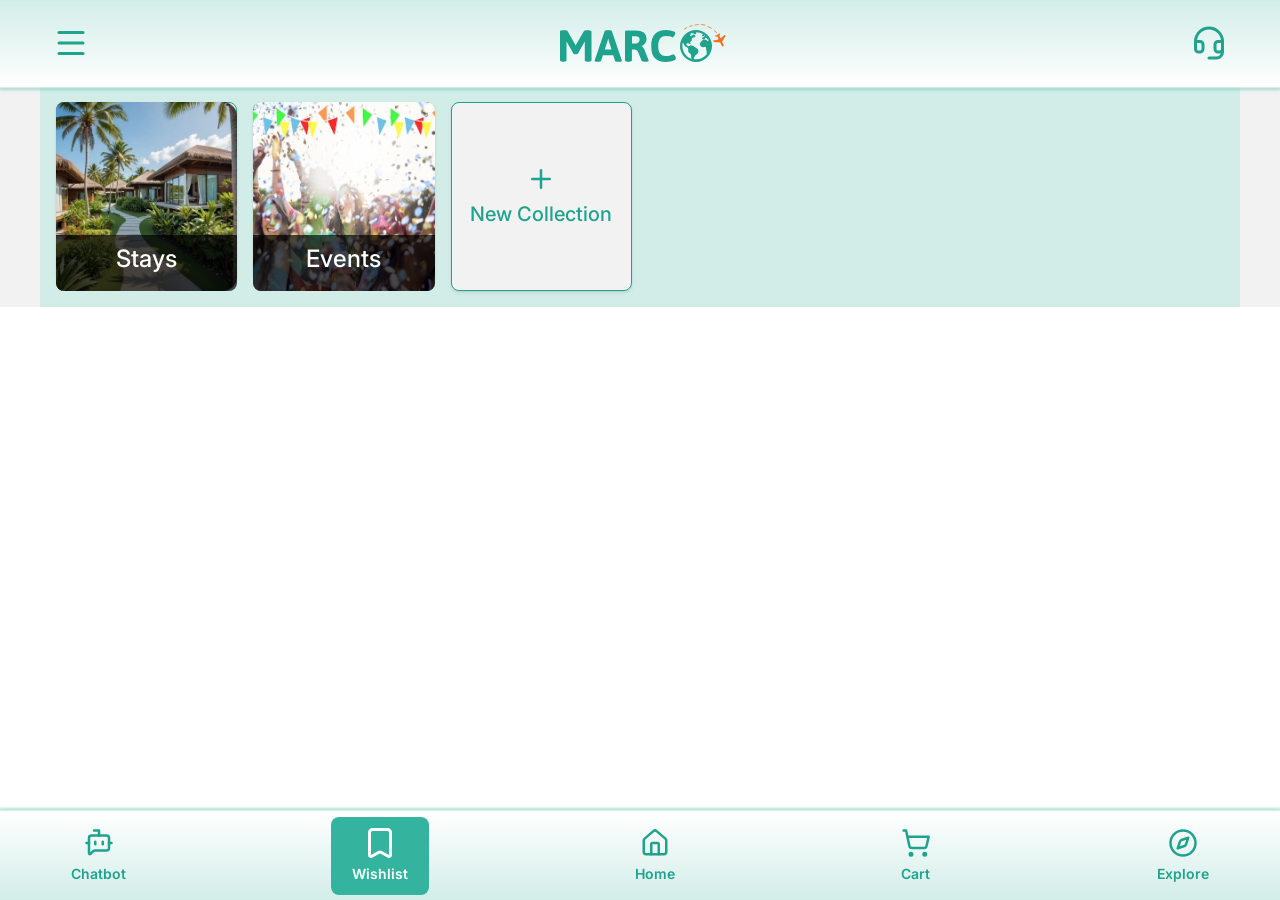
<file: HTML Pages/Wishlist.html>
<!doctype html>
<html lang="en">
  <head>
    <meta charset="UTF-8" />
    <meta http-equiv="X-UA-Compatible" content="IE=edge" />
    <meta name="viewport" content="width=device-width, initial-scale=1.0" />
    <title>Main Page</title>
    <link rel="stylesheet" href="../CSS/variables.css" />
    <link rel="stylesheet" href="../CSS/base.css" />
    <link rel="stylesheet" href="../CSS/layout.css" />
    <link rel="stylesheet" href="../CSS/components.css" />
    <link
      rel="shortcut icon"
      href="../Images/crowtus.svg"
      type="image/x-icon"
    />
    <script defer src="../JS/app.js"></script>
    <script defer src="../JS/lucide.min.js"></script>
  </head>
  <body>
    <!-- Navbar -->
    <nav class="nav section">
      <ul class="nav__items container">
        <li>
          <a class="btn btn--tertiary btn--nav" href="./Chatbot.html">
            <span data-lucide="bot-message-square" aria-hidden="true"></span>
            <span class="text--sm">Chatbot</span>
          </a>
        </li>
        <li>
          <a
            class="btn btn--tertiary btn--nav btn--is-active"
            href="./Wishlist.html"
          >
            <span data-lucide="bookmark" aria-hidden="true"></span>
            <span class="text--sm">Wishlist</span>
          </a>
        </li>
        <li>
          <a
            class="btn btn--tertiary btn--nav"
            href="./Home.html"
            aria-current="page"
          >
            <span data-lucide="home" aria-hidden="true"></span>
            <span class="text--sm">Home</span>
          </a>
        </li>
        <li>
          <a class="btn btn--tertiary btn--nav" href="./Cart.html">
            <span data-lucide="shopping-cart" aria-hidden="true"></span>
            <span class="text--sm">Cart</span>
          </a>
        </li>
        <li>
          <a class="btn btn--tertiary btn--nav" href="./Explore.html">
            <span data-lucide="compass" aria-hidden="true"></span>
            <span class="text--sm">Explore</span>
          </a>
        </li>
      </ul>
    </nav>
    <!-- Header -->
    <header class="header section">
      <section class="header__title container">
        <button class="btn btn--tertiary btn--header" aria-label="Menu">
          <span data-lucide="menu"></span>
        </button>
        <div class="logo">
          <img src="../Images/logo/logo.svg" alt="" />
        </div>
        <button
          class="btn btn--tertiary btn--header"
          aria-label="Customer Service"
        >
          <span data-lucide="headset"></span>
        </button>
      </section>
    </header>
    <main>
      <section class="wishlist container">
        <ul class="wishlist__list container">
          <li class="wishlist__item">
            <a class="btn btn--secondary btn--nav" href="">
              <img
                class="wishlist__img"
                src="/Images/Stays/Stay No 1.webp"
                alt=""
              />
              <span>Stays</span></a
            >
          </li>
          <li class="wishlist__item">
            <a class="btn btn--secondary btn--nav" href="">
              <img
                class="wishlist__img"
                src="/Images/Events/Event No 6.webp"
                alt=""
              />
              <span>Events</span></a
            >
          </li>
          <li class="wishlist__item">
            <a class="btn btn--secondary btn--nav" href="">
              <span data-lucide="plus"> </span>
              New Collection</a
            >
          </li>
        </ul>
      </section>
    </main>
  </body>
</html>
</file>
<file: CSS/variables.css>
:root {
  /* Type scale */

  --text-2xs: 0.5rem; /* 8px */
  --text-xs: 0.75rem; /* 12px */
  --text-sm: 0.875rem; /* 14px */
  --text-base: 1rem; /* 16px */
  --text-lg: 1.25rem; /* 20px */
  --text-xl: 1.5rem; /* 24px */
  --text-2xl: 2rem; /* 32px */
  --text-3xl: 3rem; /* 48px */
  --text-4xl: 4rem; /* 64px */
  --text-5xl: 5rem; /* 80px */

  /* Line heights */
  --line-tight: 1.2;
  --line-normal: 1.5;

  /* Spacing scale */
  --space-4: 0.25rem; /* 4px */
  --space-8: 0.5rem; /* 8px */
  --space-12: 0.75rem; /* 12px */
  --space-16: 1rem; /* 16px (Base) */
  --space-20: 1.25rem; /* 20px */
  --space-24: 1.5rem; /* 24px */
  --space-32: 2rem; /* 32px */
  --space-40: 2.5rem; /* 40px */
  --space-48: 3rem; /* 48px */
  --space-64: 4rem; /* 64px */
  --space-80: 5rem; /* 80px */
  --space-96: 6rem; /* 96px */
  --space-128: 8rem; /* 128px */

  /* Border Radius */
  --radius-none: 0;
  --radius-sm: 0.25rem;
  --radius-md: 0.5rem;
  --radius-lg: 0.75rem;
  --radius-xl: 1rem;
  --radius-2xl: 2rem;
  --radius-full: 50%;

  /* Focus Ring */
  --focus-ring-color: var(--color-secondary-500);
  --focus-ring-width: 2px;
  --focus-ring-offset: 2px;

  /* Screen Min Width */
  --screen-mobile: 360px;
  --screen-tablet: 768px;
  --screen-laptop: 1024px;
  --screen-pc: 1440px;

  /* Primary Colors */
  --color-primary-50: #d2ede8;
  --color-primary-100: #a9e2d8;
  --color-primary-200: #7ed1c4;
  --color-primary-300: #55c2b2;
  --color-primary-400: #34b49f;
  --color-primary-500: #1fa38c;
  --color-primary-600: #198676;
  --color-primary-700: #156b60;
  --color-primary-800: #104e47;
  --color-primary-900: #0c3a34;
  --color-primary-950: #00230c;

  /* Secondary Colors */
  --color-secondary-50: #fbd4bb;
  --color-secondary-100: #fac1a5;
  --color-secondary-200: #f8ad83;
  --color-secondary-300: #f69861;
  --color-secondary-400: #f4843f;
  --color-secondary-500: #f26f1d;
  --color-secondary-600: #d95503;
  --color-secondary-700: #bf3c00;
  --color-secondary-800: #a62200;
  --color-secondary-900: #730000;
  --color-secondary-950: #400000;

  /* Neutral Colors */
  --color-neutral-50: #f2f2f3;
  --color-neutral-100: #e5e6e7;
  --color-neutral-200: #cbcdcf;
  --color-neutral-300: #b0b4b8;
  --color-neutral-400: #969ba0;
  --color-neutral-500: #7c8288;
  --color-neutral-600: #62686e;
  --color-neutral-700: #494f55;
  --color-neutral-800: #2f353b;
  --color-neutral-900: #161c22;
  --color-neutral-950: #000208;

  /* Utility Colors */
  --color-white: #ffffff;
  --color-black: #000000;
  --color-pink: #f7a8c7;
  --color-blue: #6dc1ef;

  --switch-width: 2.75rem; /* عرض سوئیچ */
  --switch-height: 1.5rem; /* ارتفاع سوئیچ */
  --switch-thumb-size: 1.25rem; /* سایز دایره */
  --switch-bg-off: #cbd5e1; /* رنگ خاموش */
  --switch-bg-on: #3b82f6; /* رنگ روشن */
  --switch-transition: all 0.25s cubic-bezier(0.4, 0, 0.2, 1); /* افکت نرم */
}
</file>
<file: CSS/base.css>
@font-face {
  font-family: "vazirmatn";
  src: url("../Fonts/Vazirmatn[wght].woff2") format("truetype");
  font-weight: 100 900;
  font-style: normal;
  font-display: swap;
}
@font-face {
  font-family: "inter";
  src: url("../Fonts/Inter-VariableFont_opsz\,wght.ttf") format("truetype");
  font-weight: 100 900;
  font-style: normal;
  font-display: swap;
}
@font-face {
  font-family: "roboto";
  src: url("../Fonts/Roboto-VariableFont_wdth\,wght.ttf") format("truetype");
  font-weight: 100 900;
  font-style: normal;
  font-display: swap;
}
* {
  font-family: inter;
  margin: 0;
}
html {
  font-family: inter, roboto, vazirmatn, Arial, Helvetica, sans-serif;
  margin: 0;
  padding: 0;
  border: 0 none;
  outline: none;
  scroll-behavior: smooth;
  box-sizing: border-box !important;
  font-size: 16px;
  line-height: var(--line-normal);
}
main {
  background-color: var(--color-neutral-50);
}
a {
  text-decoration: none;
  color: inherit;
}
a:hover {
  opacity: 0.9;
}
img,
picture,
video {
  max-width: 100%;
  display: block;
}

div {
  outline: none;
  margin: 0;
  padding: 0;
  width: 360px;
}

form {
  outline: none;
  display: flex;
  flex-direction: column;
  align-items: flex-start;
  gap: 1rem;
  width: 360px;
  padding: 0.5rem 1rem;
  box-sizing: border-box;
  outline: none;
  margin: 0;
}
*,
*::before,
*::after {
  box-sizing: border-box;
}

body {
  min-height: 100vh;
  position: relative;
}

img,
picture,
video,
canvas,
svg {
  display: block;
  max-width: 100%;
}

input,
button,
textarea,
select {
  font: inherit;
}

button a:focus-visible {
  border: none;
  outline: none;
  box-shadow: none;
}
a:focus-visible {
  outline: none;
  border: none;
  box-shadow:
    0 0 2px 2px var(--color-white),
    0 0 4px 2px var(--color-primary-500);
}
footer {
  padding-bottom: 74px;
}
</file>
<file: CSS/layout.css>
:root {
  /* Breakpoints */
  /* Width<768px Mobile */
  --bp-sm: 768px; /*tablet*/
  --bp-md: 1024px; /*laptop*/
  --bp-lg: 1280px; /*desktop*/
}
.grid {
  display: grid;
  grid-template-columns: repeat(auto-fit, minmax(320px, 1fr));
  gap: 1rem;
  justify-items: center;
  align-items: center;
}

.container {
  width: 100%;
  max-width: 1200px;
  margin-inline: auto;
}
.section {
  width: 100%;
}
.col {
  display: flex;
  flex-direction: row;
  gap: 1rem;
}
.login {
  background-color: var(--color-neutral-50);
  position: relative;
  width: 100%;
  height: 100vh;
  display: flex;
  flex-direction: column;
  justify-content: flex-start;
  align-items: center;
  gap: 1rem;
}
.login__img {
  width: 100%;
}
.login__form {
  width: 100%;
  display: flex;
  flex-direction: column;
  justify-content: center;
  align-items: center;

  font-family: inherit;
  font-weight: 500;
  font-size: var(--text-lg);
}

@media only screen and (min-width: 768px) {
  .login__form {
    font-size: var(--text-xl);
  }
}
@media only screen and (min-width: 1024px) {
  .login__img {
    display: none;
  }
  .login {
    background-image: url(/Images/Banners/login.webp);
    background-repeat: no-repeat;
    background-size: cover;
    background-position: right center;
  }
  .login__form {
    position: absolute;
    left: 0;
    height: 100%;
    width: 30%;

    background-color: color-mix(
      in srgb,
      var(--color-neutral-50),
      transparent 30%
    );
    backdrop-filter: blur(5px);
    border-left: solid 2px var(--color-white);
  }
}
</file>
<file: CSS/components.css>
/* Button */

.text--primary {
  color: var(--color-primary-500);
}
.text--secondary {
  color: var(--color-secondary-500);
}
.btn {
  width: 100%;
  display: inline-flex;
  align-items: center;
  justify-content: center;
  gap: 0.5em;
  outline: none;
  border-radius: var(--radius-md);

  padding: 0.25em 0.5em;
  cursor: pointer;

  white-space: nowrap;
  flex-shrink: 0;

  transition:
    border-color 0.2s ease,
    background-color 0.2s ease,
    box-shadow 0.2s ease;
}

.btn--nav {
  flex: 1;
  height: 100%;
  flex-direction: column;
  min-width: 64px;
  padding: 0.5em 0.25em !important;
  gap: 0.25em;
  font-weight: 500;
}
.btn--chip {
  width: fit-content;
  flex: 1;
}
.btn--ticket {
  font-size: var(--text-base);
}
.btn--chip[aria-pressed="true"] {
  color: var(--color-white) !important;
  background: var(--color-primary-400) !important;
}
.btn--header {
  width: fit-content;
}
.btn--primary {
  background: var(--color-primary-500);
  color: var(--color-white);
  border: 1px solid transparent;
  box-shadow:
    0 1px 2px rgba(0, 0, 0, 0.08),
    0 2px 4px rgba(0, 0, 0, 0.06);
}
.btn--secondary {
  background: var(--color-neutral-50);
  color: var(--color-primary-500);
  border: 1px solid var(--color-primary-500);
  box-shadow:
    0 1px 2px rgba(0, 0, 0, 0.08),
    0 2px 4px rgba(0, 0, 0, 0.06);
}
.btn--tertiary {
  background: none;
  color: var(--color-primary-500);
  border: 1px solid transparent;
}
.btn--card {
  box-shadow:
    0 1px 2px rgba(0, 0, 0, 0.08),
    0 2px 4px rgba(0, 0, 0, 0.06);
}
.wishlist-btn {
  position: absolute; /* دکمه از جریانِ عادیِ صفحه خارج می‌شود */
  top: 86px; /* فاصله از بالا */
  left: 34px; /* فاصله از راست */

  /* استایل‌دهی دکمه */
  background: rgba(255, 255, 255, 0.6); /* پس‌زمینه نیمه‌شفاف */
  backdrop-filter: blur(2px); /* افکت گلس‌مورفیسم برای شیک شدن */
  border: none;
  border-radius: 50%; /* دایره */
  width: 40px;
  height: 40px;
  cursor: pointer;
  display: flex;
  align-items: center;
  justify-content: center;
  transition: transform 0.2s ease;
}
.wishlist-btn:hover {
  background: rgba(255, 255, 255, 0.8); /* پس‌زمینه نیمه‌شفاف */
}
.wishlist-btn:active {
  fill: currentColor;
}
.btn--primary:hover {
  background-color: var(--color-primary-400);
  box-shadow:
    0 4px 8px rgba(0, 0, 0, 0.12),
    0 2px 4px rgba(0, 0, 0, 0.08);
}
.btn--secondary:hover {
  background-color: var(--color-white);
  box-shadow:
    0 4px 8px rgba(0, 0, 0, 0.12),
    0 2px 4px rgba(0, 0, 0, 0.08);
}
.btn--tertiary:hover {
  color: var(--color-primary-400);
}
.btn:hover {
  transform: translateY(-1px);
}
.btn:active {
  transform: translateY(1px);
}

.btn--primary:active,
.btn--secondary:active {
  box-shadow: 0 1px 2px rgba(0, 0, 0, 0.08);
}
.btn:disabled {
  opacity: 0.5;
  cursor: not-allowed;
  box-shadow: none;
}
.btn--is-active {
  background: var(--color-primary-400);
  color: var(--color-white);
  [data-lucide] {
    transform: scale(1.2);
  }
  .text--sm {
    font-weight: 600;
  }
}
.btn--is-active:hover {
  background: var(--color-primary-500);
  color: var(--color-white);
}
.btn:focus-visible {
  outline: none;
  box-shadow:
    0 0 2px 2px var(--color-white),
    0 0 4px 2px var(--color-primary-500);
}

.btn--sm {
  font-size: var(--text-base);
}
.btn--md {
  font-size: var(--text-lg);
}
.btn--lg {
  font-size: var(--text-xl);
}
.btn__label {
  font-family: inherit;
  font-weight: 500;
}
.btn__icon {
  display: flex;
  align-items: center;
  justify-content: center;
}
.btn__icon img,
.btn__icon svg {
  width: 1em;
  height: 1em;
}

/* Input */

.input-group {
  border-radius: var(--radius-md);
  border: solid 1px var(--color-primary-500);

  background-color: var(--color-white);
  color: var(--color-primary-500);
  display: flex;
  flex-direction: row;
  align-items: center;
  justify-content: space-between;
  outline: none;

  padding: 0.5em;

  font-family: inherit;
  font-weight: 500;
  font-size: var(--text-base);
}

.input {
  display: flex;
  flex-direction: column;
  justify-content: space-evenly;
  align-content: space-evenly;
  margin: 0;
  outline: none;
  gap: 0.5rem;
  width: 100%;
  font-size: inherit;
  border-radius: var(--radius-md);
  border: none;
}
.input--sm {
  font-size: var(--text-base);
}
.input--md {
  font-size: var(--text-lg);
}
.input--lg {
  font-size: var(--text-xl);
}
.input__field {
  background-color: var(--color-white);
  color: var(--color-neutral-500);
  width: 100%;
  border: none;
  padding: 0 var(--space-4);

  border-radius: var(--radius-md);
  transition:
    background-color 0.2s ease,
    box-shadow 0.2s ease,
    transform 0.1s ease;
}
.input__icon {
  position: relative;
  display: flex;
  align-items: center;
  justify-content: center;

  width: 1.25em;
  height: 1.25em;
}
.input__icon img,
.input__icon svg {
  width: 100%;
  height: 100%;
}

.input__field::placeholder {
  color: var(--color-neutral-400);
}
.input__field:focus-visible {
  border: none;
  outline: none;
  background-color: var(--color-neutral-50);
}

.input__field:disabled {
  opacity: 0.6;
  cursor: not-allowed;
}
.input__label {
  color: var(--color-primary-900);
  position: relative;
  font-family: inherit;
  font-weight: 600;
}
.input__helper-text {
  display: block;
  font-size: 0.75em;
  color: var(--color-neutral-500);
}
input[type="checkbox"],
input[type="radio"] {
  accent-color: var(--color-primary-500);
  width: 1.25em;
  height: 1.25em;
  cursor: pointer;
}
input[type="checkbox"]:focus-visible,
input[type="radio"]:focus-visible {
  outline: none;
  box-shadow:
    0 0 2px 2px var(--color-white),
    0 0 4px 2px var(--color-primary-500);
}

/* Switch Toggle */

.switch {
  display: inline-flex;
  align-items: center;
  cursor: pointer;
  position: relative;
  width: 2.5em;
  height: 1.25em;
}
.switch--sm {
  font-size: var(--text-base);
}
.switch--md {
  font-size: var(--text-lg);
}
.switch--lg {
  font-size: var(--text-xl);
}
.switch__input {
  position: absolute;
  opacity: 0;
}
.switch__slider {
  position: relative;
  display: block;
  width: 100%;
  height: 100%;
  background-color: var(--color-neutral-300);
  transition: all 0.25s cubic-bezier(0.4, 0, 0.2, 1);
}
.switch__slider::before {
  content: "";
  position: absolute;
  width: 1em;
  height: 1em;
  background-color: var(--color-white);
  border-radius: var(--radius-full);
  bottom: 0.125em;
  left: 0.125em;
  transition: all 0.25s cubic-bezier(0.4, 0, 0.2, 1);
  box-shadow: 0 1px 3px rgba(0, 0, 0, 0.2);
}
.switch__input:checked + .switch__slider {
  background-color: var(--color-primary-500);
}
.switch__input:checked + .switch__slider::before {
  transform: translateX(1.25em);
}
.switch__input:focus-visible + .switch__slider {
  outline: none;
  box-shadow:
    0 0 2px 2px var(--color-white),
    0 0 4px 2px var(--color-primary-500);
}
.switch__input:disabled + .switch__slider {
  background-color: var(--color-neutral-100);
  cursor: not-allowed;
}
/* Drop Down */

.dropdown {
  width: fit-content;
  height: auto;
  border: none;
  background-color: var(--color-white);
  color: var(--color-neutral-500);
  border-radius: var(--radius-md);
  transition:
    border-color 0.2s ease,
    background-color 0.2s ease,
    box-shadow 0.2s ease;
}
.dropdown option {
  background-color: var(--color-white);
  color: var(--color-neutral-500);
  border-radius: var(--radius-md);
}

.dropdown:focus-visible {
  outline: none;
  background-color: var(--color-neutral-100);
}

.dropdown:hover {
  cursor: pointer;
  color: var(--color-primary-500);
}

[data-lucide] {
  width: 1.5em;
  height: auto;
  stroke: currentColor;
  stroke-width: 2;
  fill: none;
}
.logo {
  font-size: inherit;
  width: fit-content;
  padding: 0.5em 0.5em 0.25em 0.5em;
}
.logo img {
  height: 2em;
  width: auto;
}

/* Banner */

.hero {
  position: relative;
  z-index: auto;
}
.hero__list {
  width: 100%;
  position: relative;
  list-style: none;
  padding: 0;
  margin-inline: auto;
  display: flex;
  flex-direction: row;
  justify-items: center;
  align-items: center;
  overflow-x: auto;
  overflow-y: hidden;
  scroll-snap-type: x mandatory;
  scroll-behavior: smooth;
  -webkit-overflow-scrolling: touch;
  -ms-overflow-style: none;
  scrollbar-width: none;
}
.hero__content {
  flex: 0 0 100%;
  position: relative;
  width: 100%;
  align-items: center;
  justify-content: center;
  scroll-snap-align: center;
  flex-direction: column;
}
.hero__bg {
  position: absolute;
  top: 0;
  left: 0;
  width: 100%;
  height: 100%;
  object-fit: cover;
  object-position: right;
  z-index: auto;
}
.hero__article {
  position: relative;
  display: flex;
  flex-direction: column;
  justify-content: space-between;
  align-items: flex-start;
  gap: 0;
  width: 45%;
  padding-inline: 1em;
  padding-block: 1em;
  text-align: left;
  z-index: 1;
  font-size: var(--text-base);
}

@media only screen and (min-width: 768px) {
  .hero__article {
    width: 40%;
    gap: 0.5em;
    padding-block: 2em;
    font-size: var(--text-lg);
  }
}
@media only screen and (min-width: 1024px) {
  .hero__article {
    width: 35%;
    font-size: var(--text-xl);
    gap: 1em;
    padding-block: 4em;
  }
  .btn--ticket {
    font-size: var(--text-lg);
  }
}

/* Slider */
.slider__container {
  width: 100%;
  display: flex;
  flex-direction: row;
  gap: 0;
  overflow-x: auto;
  scroll-snap-type: x mandatory;
  scroll-behavior: smooth;
  -webkit-overflow-scrolling: touch;
  -ms-overflow-style: none;
  scrollbar-width: none;

  cursor: grab;
}

/* Slides */

.slide {
  flex: 0 0 calc((100% - 32px) / 2);
  scroll-snap-align: start;
  padding-left: 16px;
}
.slide__img {
  max-width: 100%;
  height: auto;
  aspect-ratio: 1 / 1;
  object-fit: cover;
  object-position: center;
  display: block;
  border-radius: var(--radius-xl);
  transition:
    transform 0.25s ease,
    filter 0.25s ease;
}
.slide__link {
  position: relative;
  display: block;
  overflow: hidden;
  border-radius: var(--radius-xl);
}
.slide__overlay {
  position: absolute;
  left: 0;
  right: 0;
  bottom: 0;
  height: 40%; /* حالت باز */
  padding: 0.125em 0.5em;
  gap: 0.5em;
  width: 100%;
  box-sizing: border-box;
  background: rgba(0, 0, 0, 0.5);
  color: #fff;

  transform: translateY(50%); /* حالت بسته: بیشترش پنهان */
  transition:
    transform 0.22s ease,
    opacity 0.22s ease;
  opacity: 1; /* اینجا opacity را ثابت نگه دار */
}

.slide__title {
  width: 100%;
  margin: 0;
  font-size: var(--text-base);
  line-height: var(--line-normal);
}

.slide__text {
  width: 100%;
  margin: 0;
  font-size: var(--text-sm);
  line-height: var(--line-tight);

  display: -webkit-box;
  -webkit-box-orient: vertical;
  line-clamp: 2;
  white-space: normal;
  overflow: hidden;
  display: none;
}

.slide__link:hover .slide__overlay,
.slide__link:focus-visible .slide__overlay,
.slide__link:focus-within .slide__overlay {
  opacity: 1;
  transform: translateY(0);
  .slide__text {
    display: block;
  }
}

.slide__link:hover .slide__img,
.slide__link:focus-visible .slide__img {
  transform: scale(1.03);
  filter: brightness(0.9);
}
.slider__container--sm::-webkit-scrollbar {
  display: none;
}
@media only screen and (min-width: 768px) {
  .slide {
    flex: 0 0 calc((100% - 32px) / 3);
  }
  .slide__text {
    font-size: var(--text-base);
  }
  .slide__title {
    font-size: var(--text-lg);
  }
}
@media only screen and (min-width: 1024px) {
  .slide {
    flex: 0 0 calc((100% - 32px) / 4);
  }
  .slide__text {
    font-size: var(--text-lg);
  }
  .slide__title {
    font-size: var(--text-xl);
  }
}

/* Sections */

.section__title {
  color: var(--color-primary-500);
  min-width: 168px;
  margin-inline: auto;
  border: none;
  outline: none;
  padding: 1em 0 0 0;

  display: flex;
  flex-direction: row;
  align-items: center;
  justify-content: left;
  gap: 0.5em;
}
.chips__container {
  display: flex;
  flex-direction: row;
  gap: 1em;
  padding: 1em;
  overflow-x: auto;
  scroll-snap-type: x mandatory;
  scroll-behavior: smooth;
  -webkit-overflow-scrolling: touch;
  -ms-overflow-style: none;
  scrollbar-width: none;

  cursor: grab;
}
.section__chips::-webkit-scrollbar {
  display: none;
}

/* Comments Section*/

.comments__list {
  list-style: none;
  width: 100%;
  display: flex;
  flex-direction: row;
  gap: 1em;
  padding: 1em;
  overflow-x: auto;
  scroll-snap-type: x mandatory;
  scroll-behavior: smooth;
  -webkit-overflow-scrolling: touch;
  -ms-overflow-style: none;
  scrollbar-width: none;

  cursor: grab;
}

.comment__slide {
  position: relative;
  flex: 0 0 calc((100% - 32px));
}
/* Explore */
.explore {
  background-color: var(--color-primary-50);
  margin: 0;
  margin-inline: auto;
  height: 100%;
}

.explore__list {
  position: relative;
  width: 100%;
  height: 100%;
  box-sizing: border-box;
  padding: 0 1em 92px 1em;
  list-style: none;
  display: grid;
  grid-template-columns: 1fr;
  justify-content: start;
  align-items: start;
  gap: 1em;
}
@media only screen and (min-width: 768px) {
  .explore__list {
    grid-template-columns: repeat(2, minmax(0, 1fr));
  }
}
@media only screen and (min-width: 1024px) {
  .explore__list {
    padding: 1em 1em 104px 1em;

    grid-template-columns: repeat(3, minmax(0, 1fr));
  }
}
/* Card */

.card {
  width: 100%;
  background-color: var(--color-white);
  border-radius: var(--radius-lg);

  gap: 1em;
  padding: 1em;

  box-sizing: border-box;
  display: flex;
  flex-direction: column;
  box-shadow:
    0 1px 2px rgba(0, 0, 0, 0.08),
    0 2px 4px rgba(0, 0, 0, 0.06);
}
.card__header {
  position: relative;
  width: 100%;
  display: flex;
  flex-direction: row;
  box-sizing: border-box;

  justify-content: flex-start;
  align-items: center;
  gap: 1em;
}
.card__details {
  width: 100%;
  max-width: 96px;

  display: flex;
  flex-direction: column;
  align-items: center;
  justify-content: flex-start;
}
.card__rating {
  width: 100%;
  font-size: inherit;
  color: var(--color-secondary-500);
  padding: 0;
  display: flex;

  gap: 0.25em;
  flex-direction: row;
  justify-content: right;
  align-items: flex-start;
}
.card__date {
  width: 100%;
  direction: rtl;
  font-size: inherit;
  font-weight: 500;
  color: var(--color-neutral-600);
}
.card__content {
  width: 100%;
  display: flex;
  flex-direction: column;
  justify-content: space-between;
  gap: 1em;
}
.card__text {
  width: 100%;
  flex: 1 1 100%;
  max-height: 192px;
  overflow-y: auto;
  flex-shrink: 0;

  background-color: var(--color-white);
  color: var(--color-neutral-700);

  border-radius: var(--radius-md);
  padding: 0.5em 1em;
  font-size: inherit;
  line-height: var(--line-tight);
  font-weight: 400;
  text-align: justify;
  overflow-y: scroll;
}
.card__img {
  position: relative;
  width: 100%;
  flex: 1 1 100%;
  aspect-ratio: 16/9;
  object-fit: cover;
  object-position: center;
  display: block;
  border-radius: var(--radius-lg);
}
.card__footer {
  position: relative;
  width: 100%;
  display: flex;
  flex-direction: row;
  box-sizing: border-box;

  justify-content: space-between;
  align-items: center;
}
@media only screen and (min-width: 768px) {
  .comment__slide {
    flex: 0 0 calc((100% - 32px) / 2);
  }
  .card__header {
    flex-direction: row;
    align-items: center;
  }
}
@media only screen and (min-width: 1024px) {
  .comment__slide {
    flex: 0 0 calc((100% - 32px) / 3);
  }
}

/* Persona */

.persona {
  width: 100%;
  min-width: 0;
  flex-shrink: 1;
  display: flex;
  flex-direction: row;
  align-items: center;
  justify-content: flex-start;
  gap: 0.5em;
}
.persona__img {
  border: solid 2px var(--color-secondary-500);
  max-width: 56px;
  object-fit: cover;
  object-position: center;
  display: block;
  border-radius: var(--radius-full);
}
.persona__details {
  width: 100%;
  min-width: 0;
  flex-shrink: 1;
  display: flex;
  flex-direction: column;
  justify-content: flex-start;
}
.persona__name {
  width: 100%;
  color: var(--color-neutral-700);
  font-size: var(--text-sm);
  font-weight: 400;
  white-space: nowrap;
  overflow: hidden;
  text-overflow: ellipsis;
}
.persona__location {
  width: 100%;
  display: flex;
  flex-direction: row;
  gap: 0.25em;
  font-size: var(--text-sm);
  font-weight: 500;
  color: var(--color-neutral-600);
  white-space: nowrap;
  overflow: hidden;
  text-overflow: ellipsis;
}
/* Navbar */
.nav {
  background: linear-gradient(to top, var(--color-primary-50), transparent);
  background-color: color-mix(in srgb, var(--color-white), transparent 25%);
  outline: solid 1px var(--color-white);
  box-shadow:
    0 0 2px 2px var(--color-white),
    0 0 4px 2px var(--color-primary-500);
  backdrop-filter: blur(5px);

  position: fixed;
  bottom: 0;
  z-index: 1000;

  display: flex;
  flex-direction: column;
  justify-content: center;
  align-items: center;
}
.nav__items {
  list-style: none;
  font-size: 1em;
  border: none;

  margin-inline: auto;

  display: inline-flex;
  flex-direction: row;
  justify-content: space-between;
  padding: 0.25em 0.5em;

  align-items: center;
  flex-wrap: nowrap;

  border-radius: var(--radius-md);
}
@media only screen and (min-width: 1024px) {
  .nav__items {
    font-size: 1.25em;
  }
  .btn--nav {
    padding: 0.5em 1em !important;
  }
}

/* Header */

.header {
  position: sticky;
  top: 0;
  z-index: 1000;
  /* background-color: var(--color-white);
  box-shadow:
    0 0 2px 2px var(--color-white),
    0 0 4px 2px var(--color-primary-500); */

  background: linear-gradient(to bottom, var(--color-primary-50), transparent);

  background-color: color-mix(in srgb, var(--color-white), transparent 25%);
  outline: solid 1px var(--color-white);

  box-shadow:
    0 0 2px 2px var(--color-white),
    0 0 4px 2px var(--color-primary-500);
  backdrop-filter: blur(5px);
  display: flex;
  flex-direction: column;
  justify-content: center;
  align-items: center;
  padding-inline: 1em;
  padding-block: 0.625em;
  gap: 0.625em;
}
.header__title {
  font-size: var(--text-lg);
  padding: 0;

  display: flex;
  flex-direction: row;
  justify-content: space-between;
  align-items: center;
  width: 100%;
  flex-wrap: nowrap;
}

@media only screen and (min-width: 1024px) {
  .input-group {
    font-size: var(--text-lg);
    max-width: 1152px;
  }
  .header__title {
    font-size: var(--text-xl);
  }
}

/* Main Tickets */
.main__ticket {
  position: relative;
  display: flex;
  flex-direction: row;
  align-items: center;
  gap: 0.5em;
  padding-inline: 0.5em;
  justify-content: space-evenly;
}
@media only screen and (min-width: 1024px) {
  .main__ticket {
    gap: 2em;
    padding-inline: 2em;
    margin-inline: auto; /* وسط چین افقی */
  }
}
/* Wishlist */
.wishlist {
  background-color: var(--color-primary-50);
  margin-inline: auto;
  height: 100%;
}
.wishlist__list {
  position: relative;
  min-width: 0;
  max-width: 100%;
  height: 100%;
  list-style: none;
  padding: 1em;
  display: grid;
  gap: 1em;
  grid-template-columns: repeat(2, minmax(0, 1fr));
}

.wishlist__item {
  position: relative;
  width: 100%;
  height: 100%;
  aspect-ratio: 1/1;
  padding-block: auto;
  font-size: var(--text-lg);
  font-weight: 600;
}
.wishlist__img {
  position: absolute;
  top: 0%;
  left: 0%;
  width: 100%;
  height: 100%;
  object-fit: cover;
  object-position: right;
  border-radius: var(--radius-md);

  z-index: 0;
}
.wishlist__item span {
  position: absolute;
  bottom: 0%;
  left: 0%;
  width: 100%;
  height: 30%;
  margin: 0;

  font-size: var(--text-xl);

  text-align: center;
  border-top-left-radius: 0;
  border-top-right-radius: 0;
  border-bottom-right-radius: var(--radius-md);
  border-bottom-left-radius: var(--radius-md);
  padding-top: 0.25em;

  background-color: color-mix(in srgb, var(--color-black), transparent 30%);
  /* backdrop-filter: blur(3px); */
  color: var(--color-white);
  z-index: 1;
}

@media only screen and (min-width: 768px) {
  .wishlist__list {
    grid-template-columns: repeat(4, minmax(0, 1fr));
  }
}
@media only screen and (min-width: 1024px) {
  .wishlist__list {
    grid-template-columns: repeat(6, minmax(0, 1fr));
  }
}
/* Footer */

.footer__container {
  color: var(--color-white);
  background-color: var(--color-neutral-500);
  padding: 0.5em 2em 96px 2em;
  gap: 2em;
  display: flex;
  flex-direction: column;
  justify-items: center;
  align-items: center;
}
.footer__columns {
  display: grid;
  width: 100%;
  grid-template-columns: 1fr 1fr;
  justify-content: start;
  text-align: left;
}
.footer__img {
  font-size: var(--text-base);
  width: 30%;
  margin-inline: auto;
  filter: brightness(0) invert(1);
}
@media only screen and (min-width: 1024px) {
  .footer__columns {
    grid-template-columns: 1fr 1fr 1fr 1fr 1fr;
  }
  .footer__img {
    width: 10%;
  }
}
.text--sm {
  font-size: var(--text-sm);
  font-weight: 600;
}
.color--secondary {
  color: var(--color-secondary-500);
}
.svg--fill {
  fill: currentColor;
}
.chat {
  height: 100vh;
  overflow-y: scroll;
  scroll-snap-type: y mandatory;
  scroll-behavior: smooth;
  -webkit-overflow-scrolling: touch;
  -ms-overflow-style: none;
  scrollbar-width: none;
  background-image: url(/Images/background.webp);
  border: solid 2px var(--color-white);
  padding: 1em 1em 140px 1em;
}
.chat__messages {
  font-size: var(--text-base);
  line-height: var(--line-normal);
  width: 100%;
  display: flex;
  flex-direction: column;
  justify-content: baseline;
  gap: 1em;
}
.chat__messages--left {
  position: relative;
  align-self: flex-start;
  color: var(--color-white);
  background-color: var(--color-primary-300);
  width: 70%;
  padding: 1em;
  border-radius: var(--radius-lg) var(--radius-lg) var(--radius-lg) 0;
  filter: drop-shadow(0 4px 6px rgba(0, 0, 0, 0.1));

  padding: 1em;
  height: fit-content;
}
.chat__messages--left::before {
  content: "";
  position: absolute;
  bottom: 0;
  left: -15px;
  width: var(--space-16);
  height: var(--space-32);
  background-color: var(--color-primary-300);
  clip-path: path("M 8 32 Q 16 32 16 0 L 16 0 L 16 32 Z");
}

.chat__messages--right {
  position: relative;
  align-self: flex-end;
  color: var(--color-white);
  background-color: var(--color-secondary-300);
  width: 70%;
  padding: 1em;
  border-radius: var(--radius-lg) var(--radius-lg) 0 var(--radius-lg);
  filter: drop-shadow(0 4px 6px rgba(0, 0, 0, 0.1));

  height: fit-content;
}

.chat__messages--right::before {
  content: "";
  position: absolute;
  bottom: 0;
  /* تغییر جهت به سمت راست */
  right: -15px;
  left: auto;

  width: var(--space-16);
  height: var(--space-32);
  background-color: var(--color-secondary-300);

  /* معکوس کردن مسیر (Mirror Path) */
  clip-path: path("M 8 32 Q 0 32 0 0 L 0 0 L 0 32 Z");
}

.input-group--chat {
  width: 96%;
  background-color: var(--color-white);
  color: var(--color-primary-500);
  position: fixed;
  bottom: 92px;
  left: 50%;
  transform: translateX(-50%);
}

@media only screen and (min-width: 768px) {
  .chat__messages--right,
  .chat__messages--left {
    padding: 1.25em;

    width: 65%;
  }
}
@media only screen and (min-width: 1024px) {
  .input-group--chat {
    bottom: 108px;
  }
  .chat {
    padding: 1em 1em 168px 1em;
  }
  .chat__messages--right,
  .chat__messages--left {
    padding: 1.5em;
    width: 60%;
  }
  .chat__messages {
    font-size: var(--text-lg);
  }
}
</file>
